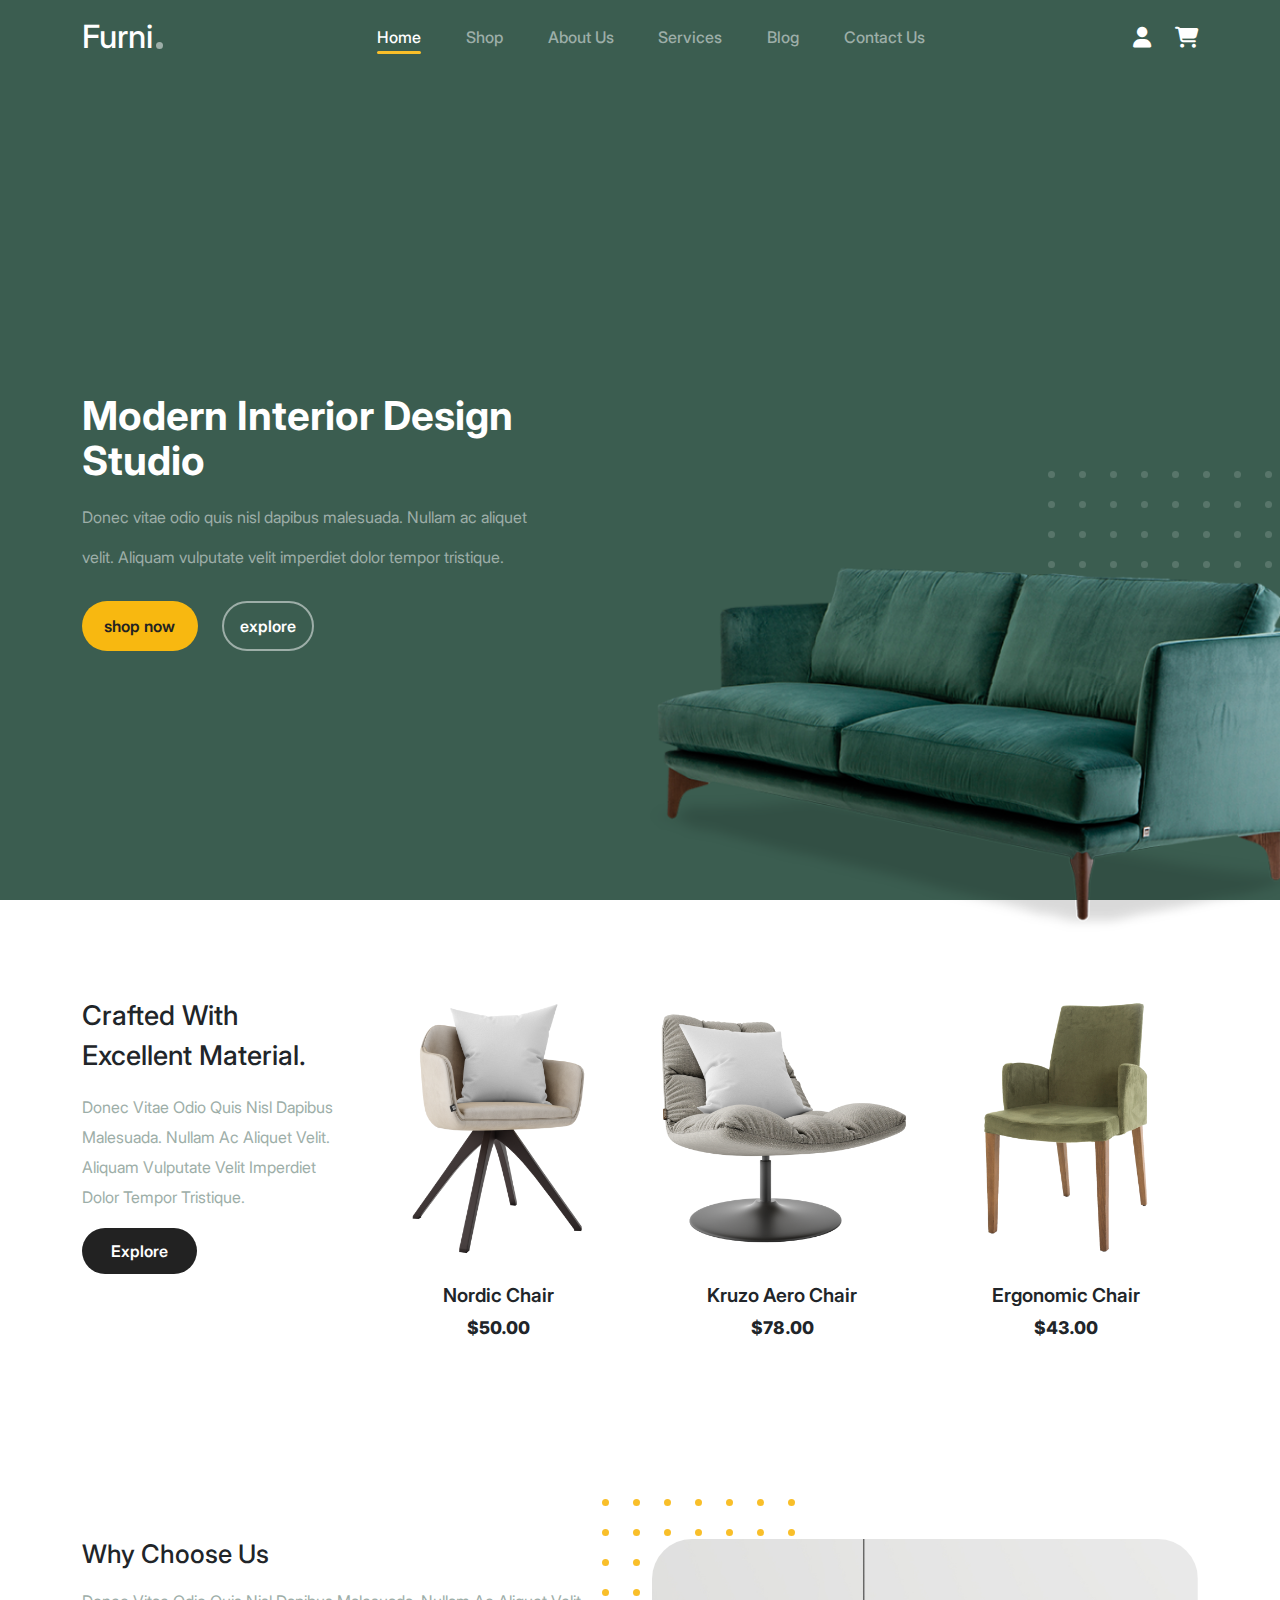
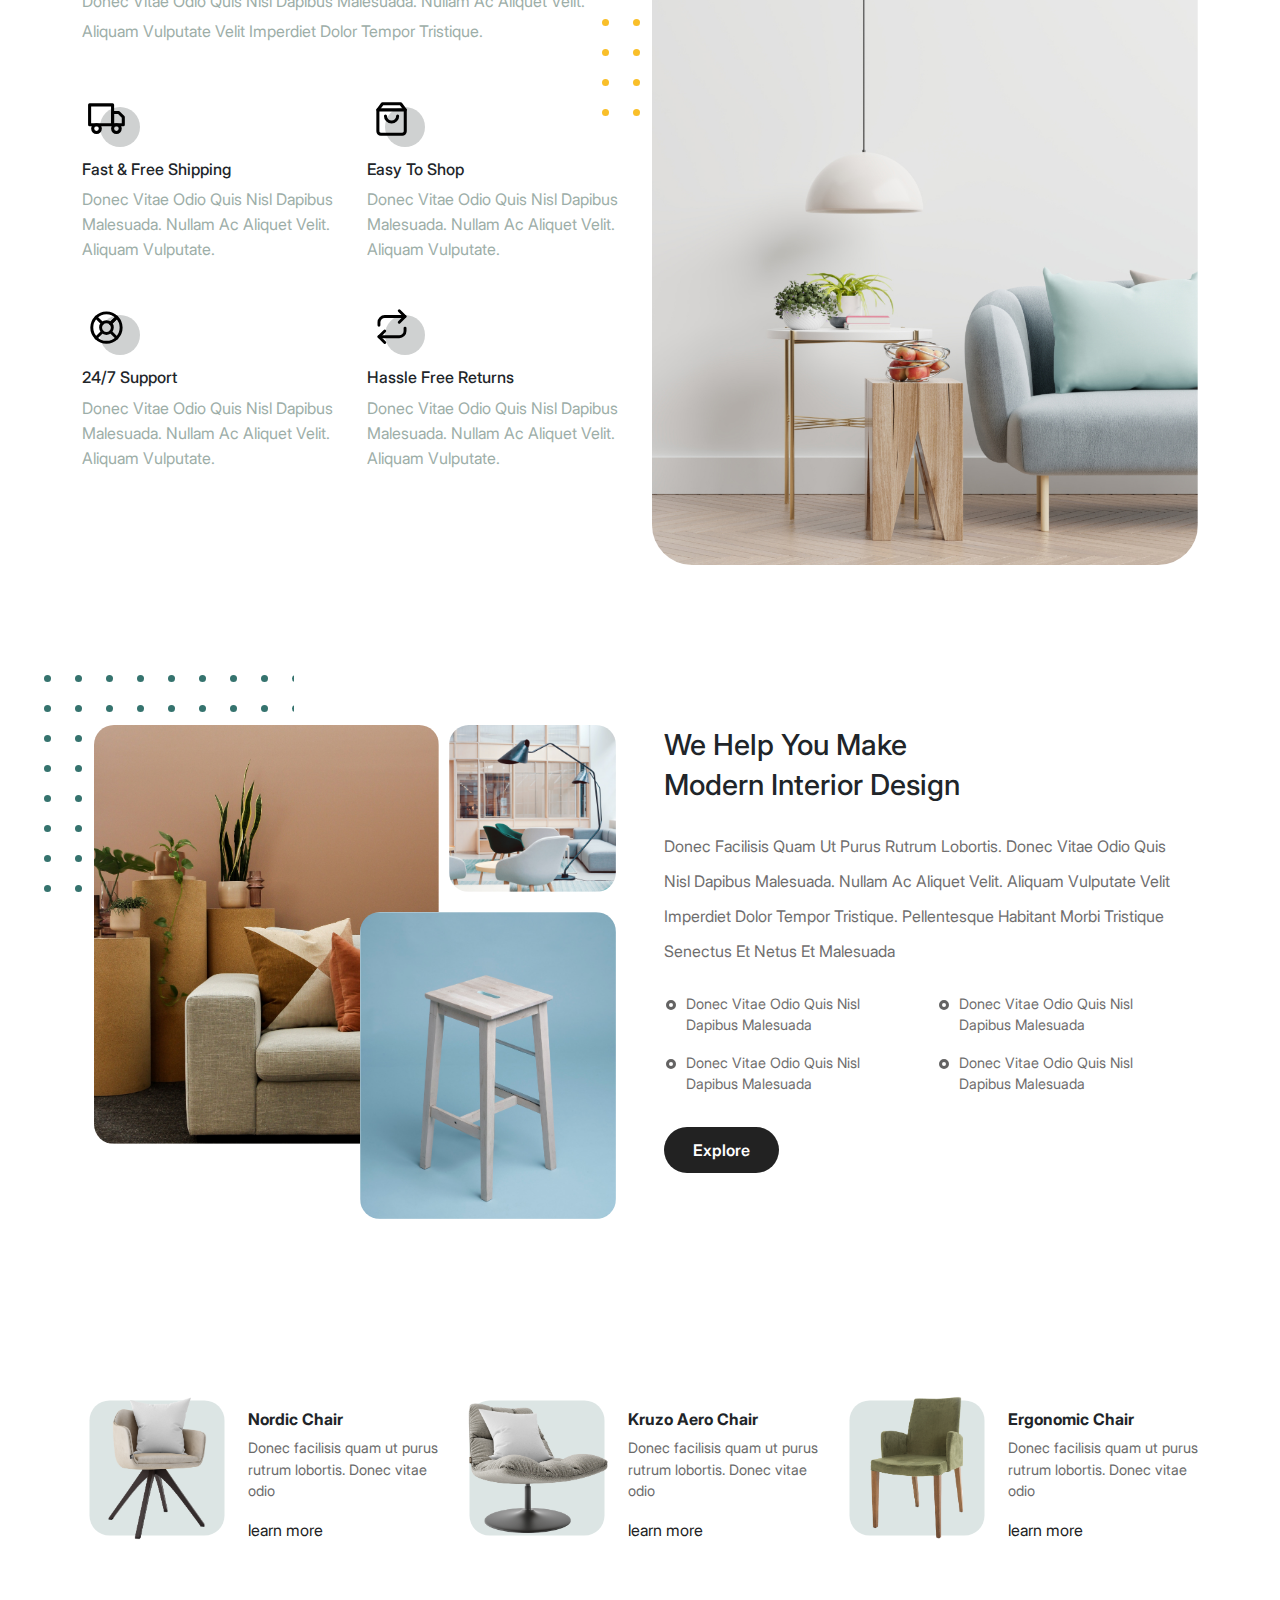
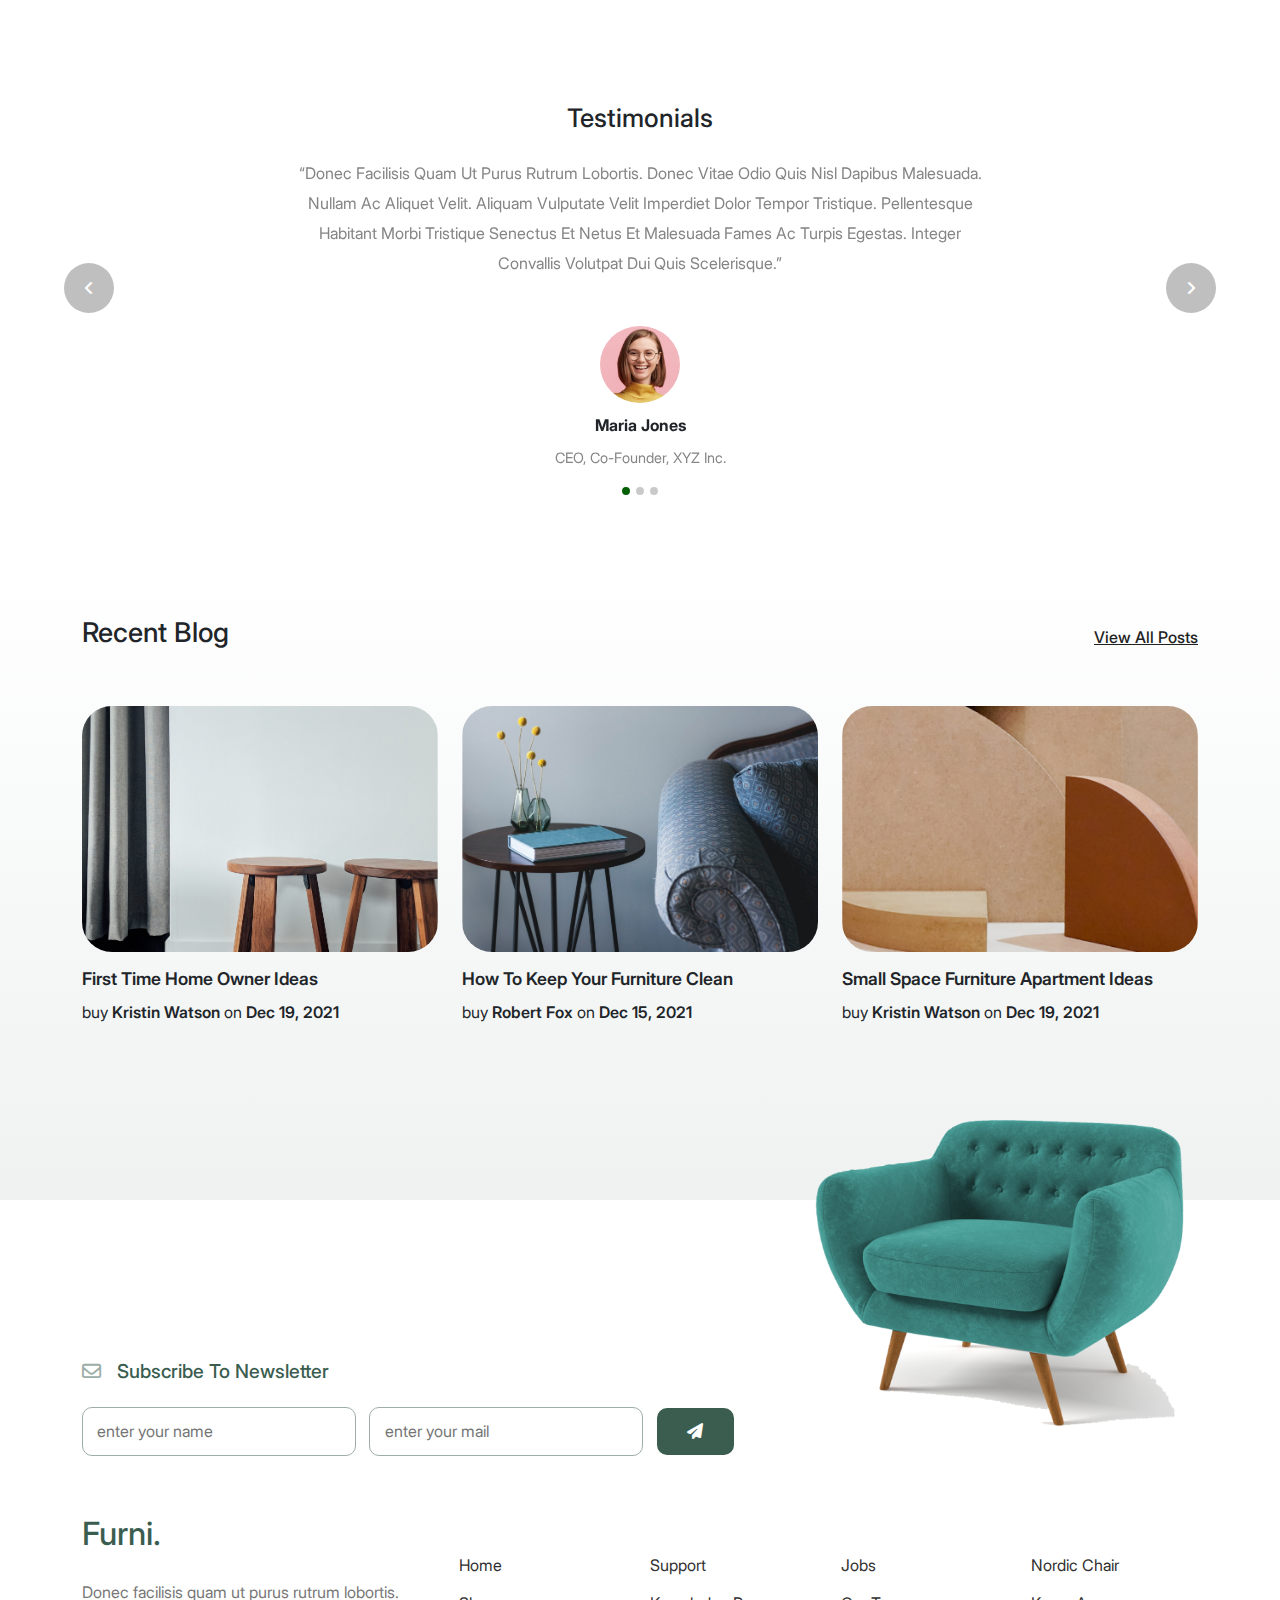
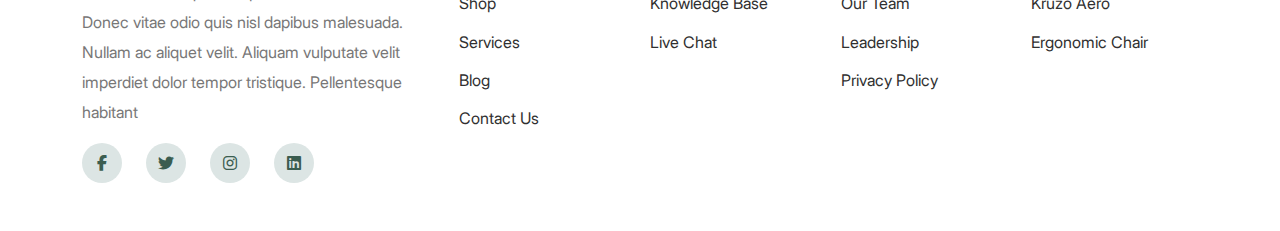
<file: index.html>
<!DOCTYPE html>
<html lang="en">
  <head>
    <meta charset="UTF-8" />
    <meta name="viewport" content="width=device-width, initial-scale=1.0" />
    <meta
      name="description"
      content="an e-commerce website who sell all of things about furniture"
    />
    <meta name="author" content="isalm kandil" />
    <title>furni</title>
    <!-- links -->
    <link rel="shortcut icon" href="images/favicon.png" type="image/x-icon" />
    <link rel="stylesheet" href="./css/bootstrap.min.css" />
    <link rel="stylesheet" href="./css/all.min.css" />
    <link rel="stylesheet" href="./css/general.css" />
    <link rel="stylesheet" href="./css/style.css" />
    <link rel="stylesheet" href="./css/media.css" />
  </head>
  <body >
    <!-- nav-bar -->
    <nav class="navbar navbar-expand-md fixed-top">
      <div class="container">
        <a class="navbar-brand logo text-capitalize" href="./index.html"
          >furni</a
        >
        <button
          class="navbar-toggler"
          type="button"
          data-bs-toggle="collapse"
          data-bs-target="#navbarSupportedContent"
          aria-controls="navbarSupportedContent"
          aria-expanded="false"
          aria-label="Toggle navigation"
        >
          <i class="fa-solid fa-bars"></i>
        </button>
        <div
          class="collapse navbar-collapse mobile-nav"
          id="navbarSupportedContent"
        >
          <ul class="navbar-nav mx-auto mb-lg-0">
            <li class="nav-item">
              <a class="nav-link nav-active"  id="home" href="./index.html">home</a>
            </li>
            <li class="nav-item">
              <a class="nav-link"  href="./html-pages/shop.html" id="shop">shop</a>
            </li>
            <li class="nav-item">
              <a class="nav-link"  href="./html-pages/about.html" id="about">about us</a>
            </li>
            <li class="nav-item">
              <a class="nav-link"  href="./html-pages/services.html" id="services">services</a>
            </li>
            <li class="nav-item">
              <a class="nav-link"  href="./html-pages/blog.html" id="blog">blog</a>
            </li>
            <li class="nav-item">
              <a class="nav-link"  href="./html-pages/contact.html" id="contact">contact us</a>
            </li>
          </ul>
          <section class="icons d-flex align-content-center column-gap-4">
            <i class="fa-solid fa-user"></i>
            <i class="fa-solid fa-cart-shopping"></i>
          </section>
        </div>
      </div>
    </nav>
    <!-- header -->
    <header>
      <section class="container">
        <section class="content">
          <section class="text">
            <h1 class="text-capitalize">Modern Interior Design Studio</h1>
            <p>
              Donec vitae odio quis nisl dapibus malesuada. Nullam ac aliquet
              velit. Aliquam vulputate velit imperdiet dolor tempor tristique.
            </p>
            <section class="my-btn d-flex flex-wrap gap-4">
              <button type="button" class="btn-1 rounded-pill">shop now</button>
              <button type="button" class="btn-2 rounded-pill">explore</button>
            </section>
          </section>
          <figure>
            <img src="./images/couch.png" class="w-100" alt="couch" />
          </figure>
        </section>
      </section>
    </header>
    <!-- shop -->
    <main class="shop">
      <section class="container">
        <section class="content">
          <section class="text item-1">
            <h2 class="text-capitalize">Crafted with excellent material.</h2>
            <p class="text-capitalize">
              Donec vitae odio quis nisl dapibus malesuada. Nullam ac aliquet
              velit. Aliquam vulputate velit imperdiet dolor tempor tristique.
            </p>
            <button
              type="button"
              class="border-0 rounded-pill text-capitalize specila-btn"
            >
              explore
            </button>
          </section>
          <section class="item item-2  text-center">
            <section class="inner position-relative">
              <figure class="mb-4">
                <img
                  src="./images/product-1.png"
                  class="w-100"
                  alt="nordic chair"
                />
              </figure>
              <figcaption>
                <h3 class="text-capitalize">nordic chair</h3>
                <p>$50.00</p>
                <i class="fa-solid fa-circle-plus"></i>
              </figcaption>
            </section>
          </section>
          <section class="item item-3  text-center">
            <section class="inner position-relative">
              <figure class="mb-4">
                <img
                  src="./images/product-2.png"
                  class="w-100"
                  alt="kruzo aero chair"
                />
              </figure>
              <figcaption>
                <h3 class="text-capitalize">kruzo aero chair</h3>
                <p>$78.00</p>
                <i class="fa-solid fa-circle-plus"></i>
              </figcaption>
            </section>
          </section>
          <section class="item item-4  text-center">
            <section class="inner position-relative">
              <figure class="mb-4">
                <img
                  src="./images/product-3.png"
                  class="w-100"
                  alt="ergonomic chair"
                />
              </figure>
              <figcaption>
                <h3 class="text-capitalize">ergonomic chair</h3>
                <p>$43.00</p>
                <i class="fa-solid fa-circle-plus"></i>
              </figcaption>
            </section>
          </section>
        </section>
      </section>
    </main>
    <!-- choose us -->
    <main class="choose-us">
      <section class="container">
        <section class="row row-cols-1 gy-5 row-cols-lg-2">
          <section class="col">
            <section class="inner">
              <section class="text mb-5">
                <h2 class="text-capitalize mb-3">Why Choose Us</h2>
                <p class="text-capitalize">
                  Donec vitae odio quis nisl dapibus malesuada. Nullam ac
                  aliquet velit. Aliquam vulputate velit imperdiet dolor tempor
                  tristique.
                </p>
              </section>
              <section class="row gy-4 details row-cols-2">
                <section class="col">
                  <figure class="position-relative">
                    <img
                      src="./images/truck.svg"
                      class="w-100"
                      alt="fast & freeshipping"
                    />
                  </figure>
                  <section class="text">
                    <h3 class="text-capitalize">Fast & Free Shipping</h3>
                    <p class="text-capitalize">
                      Donec vitae odio quis nisl dapibus malesuada. Nullam ac
                      aliquet velit. Aliquam vulputate.
                    </p>
                  </section>
                </section>
                <section class="col">
                  <figure class="position-relative">
                    <img
                      src="./images/bag.svg"
                      class="w-100"
                      alt="easy  to shop"
                    />
                  </figure>
                  <section class="text">
                    <h3 class="text-capitalize">Easy to Shop</h3>
                    <p class="text-capitalize">
                      Donec vitae odio quis nisl dapibus malesuada. Nullam ac
                      aliquet velit. Aliquam vulputate.
                    </p>
                  </section>
                </section>
                <section class="col">
                  <figure class="position-relative">
                    <img
                      src="./images/support.svg"
                      class="w-100"
                      alt="support"
                    />
                  </figure>
                  <section class="text">
                    <h3 class="text-capitalize">24/7 Support</h3>
                    <p class="text-capitalize">
                      Donec vitae odio quis nisl dapibus malesuada. Nullam ac
                      aliquet velit. Aliquam vulputate.
                    </p>
                  </section>
                </section>
                <section class="col">
                  <figure class="position-relative">
                    <img
                      src="./images/return.svg"
                      class="w-100"
                      alt="return policy"
                    />
                  </figure>
                  <section class="text">
                    <h3 class="text-capitalize">Hassle Free Returns</h3>
                    <p class="text-capitalize">
                      Donec vitae odio quis nisl dapibus malesuada. Nullam ac
                      aliquet velit. Aliquam vulputate.
                    </p>
                  </section>
                </section>
              </section>
            </section>
          </section>
          <section class="col">
            <section class="inner">
              <figure class="img-box position-relative">
                <img
                  src="./images/why-choose-us-img.jpg"
                  class="w-100"
                  alt=" choose us image"
                />
              </figure>
            </section>
          </section>
        </section>
      </section>
    </main>
    <!-- help with -->
    <main class="help-with">
      <section class="container">
        <section class="row row-cols-1 row-cols-lg-2 items gy-4">
          <section class="col">
            <section class="inner d-grid position-relative">
              <img
                src="./images/img-grid-1.jpg"
                class="w-100 item-1"
                alt="white couch"
              />
              <img
                src="./images/img-grid-2.jpg"
                class="w-100 item-2"
                alt="a house"
              />
              <img
                src="./images/img-grid-3.jpg"
                class="w-100 item-3"
                alt="white chair"
              />
            </section>
          </section>
          <section class="col">
            <section class="inner">
              <section class="text mb-4">
                <h2 class="text-capitalize mb-4">
                  We Help You Make Modern Interior Design
                </h2>
                <p class="text-capitalize">
                  Donec facilisis quam ut purus rutrum lobortis. Donec vitae
                  odio quis nisl dapibus malesuada. Nullam ac aliquet velit.
                  Aliquam vulputate velit imperdiet dolor tempor tristique.
                  Pellentesque habitant morbi tristique senectus et netus et
                  malesuada
                </p>
              </section>
              <section class="row row-cols-2 mb-3">
                <section class="col">
                  <section class="inner">
                    <p class="special-p text-capitalize position-relative">
                      Donec vitae odio quis nisl dapibus malesuada
                    </p>
                  </section>
                </section>
                <section class="col">
                  <section class="inner">
                    <p class="special-p text-capitalize position-relative">
                      Donec vitae odio quis nisl dapibus malesuada
                    </p>
                  </section>
                </section>
                <section class="col">
                  <section class="inner">
                    <p class="special-p text-capitalize position-relative">
                      Donec vitae odio quis nisl dapibus malesuada
                    </p>
                  </section>
                </section>
                <section class="col">
                  <section class="inner">
                    <p class="special-p text-capitalize position-relative">
                      Donec vitae odio quis nisl dapibus malesuada
                    </p>
                  </section>
                </section>
              </section>
              <button
                class="specila-btn border-0 text-capitalize rounded-pill"
                type="button"
              >
                explore
              </button>
            </section>
          </section>
        </section>
      </section>
    </main>
    <main class="products">
      <section class="container">
        <section class="row row-cols-1 row-cols-md-2 row-cols-lg-3 g-4">
          <section class="col">
            <section class="inner d-flex gap-3 align-items-center">
              <figure class="position-relative">
                <img
                  src="./images/product-1.png"
                  class="w-100"
                  alt="Nordic Chair"
                />
              </figure>
              <figcaption>
                <h3>Nordic Chair</h3>
                <p>
                  Donec facilisis quam ut purus rutrum lobortis. Donec vitae
                  odio
                </p>
                <a href="#">learn more</a>
              </figcaption>
            </section>
          </section>
          <section class="col">
            <section class="inner d-flex gap-3 align-items-center">
              <figure class="position-relative">
                <img
                  src="./images/product-2.png"
                  class="w-100"
                  alt="Kruzo Aero Chair"
                />
              </figure>
              <figcaption>
                <h3>Kruzo Aero Chair</h3>
                <p>
                  Donec facilisis quam ut purus rutrum lobortis. Donec vitae
                  odio
                </p>
                <a href="#">learn more</a>
              </figcaption>
            </section>
          </section>
          <section class="col">
            <section class="inner d-flex gap-3 align-items-center">
              <figure class="position-relative">
                <img src="./images/product-3.png" class="w-100" alt="" />
              </figure>
              <figcaption>
                <h3>Ergonomic Chair</h3>
                <p>
                  Donec facilisis quam ut purus rutrum lobortis. Donec vitae
                  odio
                </p>
                <a href="#">learn more</a>
              </figcaption>
            </section>
          </section>
        </section>
      </section>
    </main>
    <!-- slider -->
    <div id="slide" class="carousel slide" data-bs-ride="carousel">
      <h2 class="text-center text-capitalize mb-4">Testimonials</h2>
      <div class="carousel-indicators">
        <button
          type="button"
          data-bs-target="#slide"
          data-bs-slide-to="0"
          class="active"
          aria-current="true"
          aria-label="Slide 1"
        ></button>
        <button
          type="button"
          data-bs-target="#slide"
          data-bs-slide-to="1"
          aria-label="Slide 2"
        ></button>
        <button
          type="button"
          data-bs-target="#slide"
          data-bs-slide-to="2"
          aria-label="Slide 3"
        ></button>
      </div>
      <div class="carousel-inner text-center">
        <div class="carousel-item active">
          <p class="text-capitalize mb-5">
            “Donec facilisis quam ut purus rutrum lobortis. Donec vitae odio
            quis nisl dapibus malesuada. Nullam ac aliquet velit. Aliquam
            vulputate velit imperdiet dolor tempor tristique. Pellentesque
            habitant morbi tristique senectus et netus et malesuada fames ac
            turpis egestas. Integer convallis volutpat dui quis scelerisque.”
          </p>
          <figure>
            <img src="./images/person-1.png" class="d-block w-100" alt="..." />
          </figure>
          <figcaption>
            <h3 class="text-capitalize">Maria Jones</h3>
            <p class="text-capitalize">CEO, Co-Founder, XYZ Inc.</p>
          </figcaption>
        </div>

        <div class="carousel-item">
          <p class="text-capitalize mb-5">
            “Donec facilisis quam ut purus rutrum lobortis. Donec vitae odio
            quis nisl dapibus malesuada. Nullam ac aliquet velit. Aliquam
            vulputate velit imperdiet dolor tempor tristique. Pellentesque
            habitant morbi tristique senectus et netus et malesuada fames ac
            turpis egestas. Integer convallis volutpat dui quis scelerisque.”
          </p>
          <figure>
            <img src="./images/person_2.jpg" class="d-block w-100" alt="..." />
          </figure>
          <figcaption>
            <h3 class="text-capitalize">islam kandil</h3>
            <p class="text-capitalize">CEO, Co-Founder, XYZ Inc.</p>
          </figcaption>
        </div>
        <div class="carousel-item">
          <p class="text-capitalize mb-5">
            “Donec facilisis quam ut purus rutrum lobortis. Donec vitae odio
            quis nisl dapibus malesuada. Nullam ac aliquet velit. Aliquam
            vulputate velit imperdiet dolor tempor tristique. Pellentesque
            habitant morbi tristique senectus et netus et malesuada fames ac
            turpis egestas. Integer convallis volutpat dui quis scelerisque.”
          </p>
          <figure>
            <img src="./images/person_3.jpg" class="d-block w-100" alt="..." />
          </figure>
          <figcaption>
            <h3 class="text-capitalize">islam kandil</h3>
            <p class="text-capitalize">CEO, Co-Founder, XYZ Inc.</p>
          </figcaption>
        </div>
      </div>
      <button
        class="carousel-control-prev"
        type="button"
        data-bs-target="#slide"
        data-bs-slide="prev"
      >
        <span class="" aria-hidden="true"
          ><i class="fa-solid fa-angle-left"></i
        ></span>
        <span class="visually-hidden">Previous</span>
      </button>
      <button
        class="carousel-control-next"
        type="button"
        data-bs-target="#slide"
        data-bs-slide="next"
      >
        <span class="" aria-hidden="true"
          ><i class="fa-solid fa-angle-right"></i
        ></span>
        <span class="visually-hidden">Next</span>
      </button>
    </div>
    <!-- recent blog -->
    <main class="recent-blog">
      <section class="container">
        <section class="content">
          <section class="text mb-5">
            <h2 class="text-capitalize">Recent Blog</h2>
            <a class="text-capitalize" href="#">view all posts</a>
          </section>
          <sectiion class="row row-cols-1 g-4 row-cols-md-3">
            <section class="col">
              <section class="inner">
                <figure class="mb-3">
                  <img
                    src="./images/post-1 (3).jpg"
                    class="w-100"
                    alt="img-fluid"
                  />
                </figure>
                <figcaption>
                  <h3 class="text-capitalize">First Time Home Owner Ideas</h3>
                  <p>
                    buy <span>Kristin Watson</span> on <span>Dec 19, 2021</span>
                  </p>
                </figcaption>
              </section>
            </section>
            <section class="col">
              <section class="inner">
                <figure class="mb-3">
                  <img
                    src="./images/post-2 (2).jpg"
                    class="w-100"
                    alt="img-fluid"
                  />
                </figure>
                <figcaption>
                  <h3 class="text-capitalize">
                    How To Keep Your Furniture Clean
                  </h3>
                  <p>
                    buy <span>Robert Fox</span> on <span>Dec 15, 2021</span>
                  </p>
                </figcaption>
              </section>
            </section>
            <section class="col">
              <section class="inner">
                <figure class="mb-3">
                  <img
                    src="./images/post-3 (1).jpg"
                    class="w-100"
                    alt="img-fluid"
                  />
                </figure>
                <figcaption>
                  <h3 class="text-capitalize">
                    Small Space Furniture Apartment Ideas
                  </h3>
                  <p>
                    buy <span>Kristin Watson</span> on <span>Dec 19, 2021</span>
                  </p>
                </figcaption>
              </section>
            </section>
          </sectiion>
        </section>
      </section>
    </main>
    <!-- footer -->
    <footer>
      <section class="container">
        <section class="content position-relative">
          <figure>
            <img src="./images/sofa.png" class="w-100" alt="green sofa" />
          </figure>
          <form  class="mb-5">
            <section class="text d-flex align-items-center gap-3 mb-4">
              <i class="fa-regular fa-envelope"></i>
              <h3 class="text-capitalize">Subscribe to Newsletter</h3>
            </section>
            <section class="input-box">
              <input type="text" name="name" placeholder="enter your name" />
              <input type="email" name="email" placeholder="enter your mail" />
              <button type="submit">
                <i class="fa-solid fa-paper-plane"></i>
              </button>
            </section>
          </form>
          <section class="row align-items-center gx-3 gy-5">
            <section class="col-lg-4">
              <section class="inner">
                <h2>Furni.</h2>
                <p>
                  Donec facilisis quam ut purus rutrum lobortis. Donec vitae
                  odio quis nisl dapibus malesuada. Nullam ac aliquet velit.
                  Aliquam vulputate velit imperdiet dolor tempor tristique.
                  Pellentesque habitant
                </p>
                <section class="icons d-flex flex-wrap gap-4">
                  <a class="icon rounded-circle">
                    <i class="fa fa-brands fa-facebook-f"></i>
                  </a>
                  <a class="icon rounded-circle">
                    <i class="fa fa-brands fa-twitter"></i>
                  </a>
                  <a class="icon rounded-circle">
                    <i class="fa fa-brands fa-instagram"></i>
                  </a>
                  <a class="icon rounded-circle">
                    <i class="fa fa-brands fa-linkedin"></i>
                  </a>
                </section>
              </section>
            </section>
            <section class="col-lg-8">
              <section class="inner">
                <section
                  class="row row-cols-1 row-cols-sm-2 row-cols-md-4 gy-3"
                >
                  <section class="col">
                    <section class="inner">
                      <a class="text-capitalize" href="./index.html">home</a>
                      <a class="text-capitalize" href="">shop</a>
                      <a class="text-capitalize" href="">Services</a>
                      <a class="text-capitalize" href="">Blog</a>
                      <a class="text-capitalize" href="">Contact us</a>
                    </section>
                  </section>
                  <section class="col">
                    <section class="inner">
                      <a class="text-capitalize" href="">Support</a>
                      <a class="text-capitalize" href="">Knowledge base</a>
                      <a class="text-capitalize" href="">Live chat</a>
                    </section>
                  </section>
                  <section class="col">
                    <section class="inner">
                      <a class="text-capitalize" href="">Jobs</a>
                      <a class="text-capitalize" href="">Our team</a>
                      <a class="text-capitalize" href="">Leadership</a>
                      <a class="text-capitalize" href="">Privacy Policy</a>
                    </section>
                  </section>
                  <section class="col">
                    <section class="inner">
                      <a class="text-capitalize" href="">Nordic Chair</a>
                      <a class="text-capitalize" href="">Kruzo Aero</a>
                      <a class="text-capitalize" href="">Ergonomic Chair</a>
                    </section>
                  </section>
                </section>
              </section>
            </section>
          </section>
        </section>
      </section>
    </footer>
    <script src="./js/bootstrap.bundle.min.js"></script>
    <script src="./js/myjs.js"></script>
  </body>
</html>
</file>
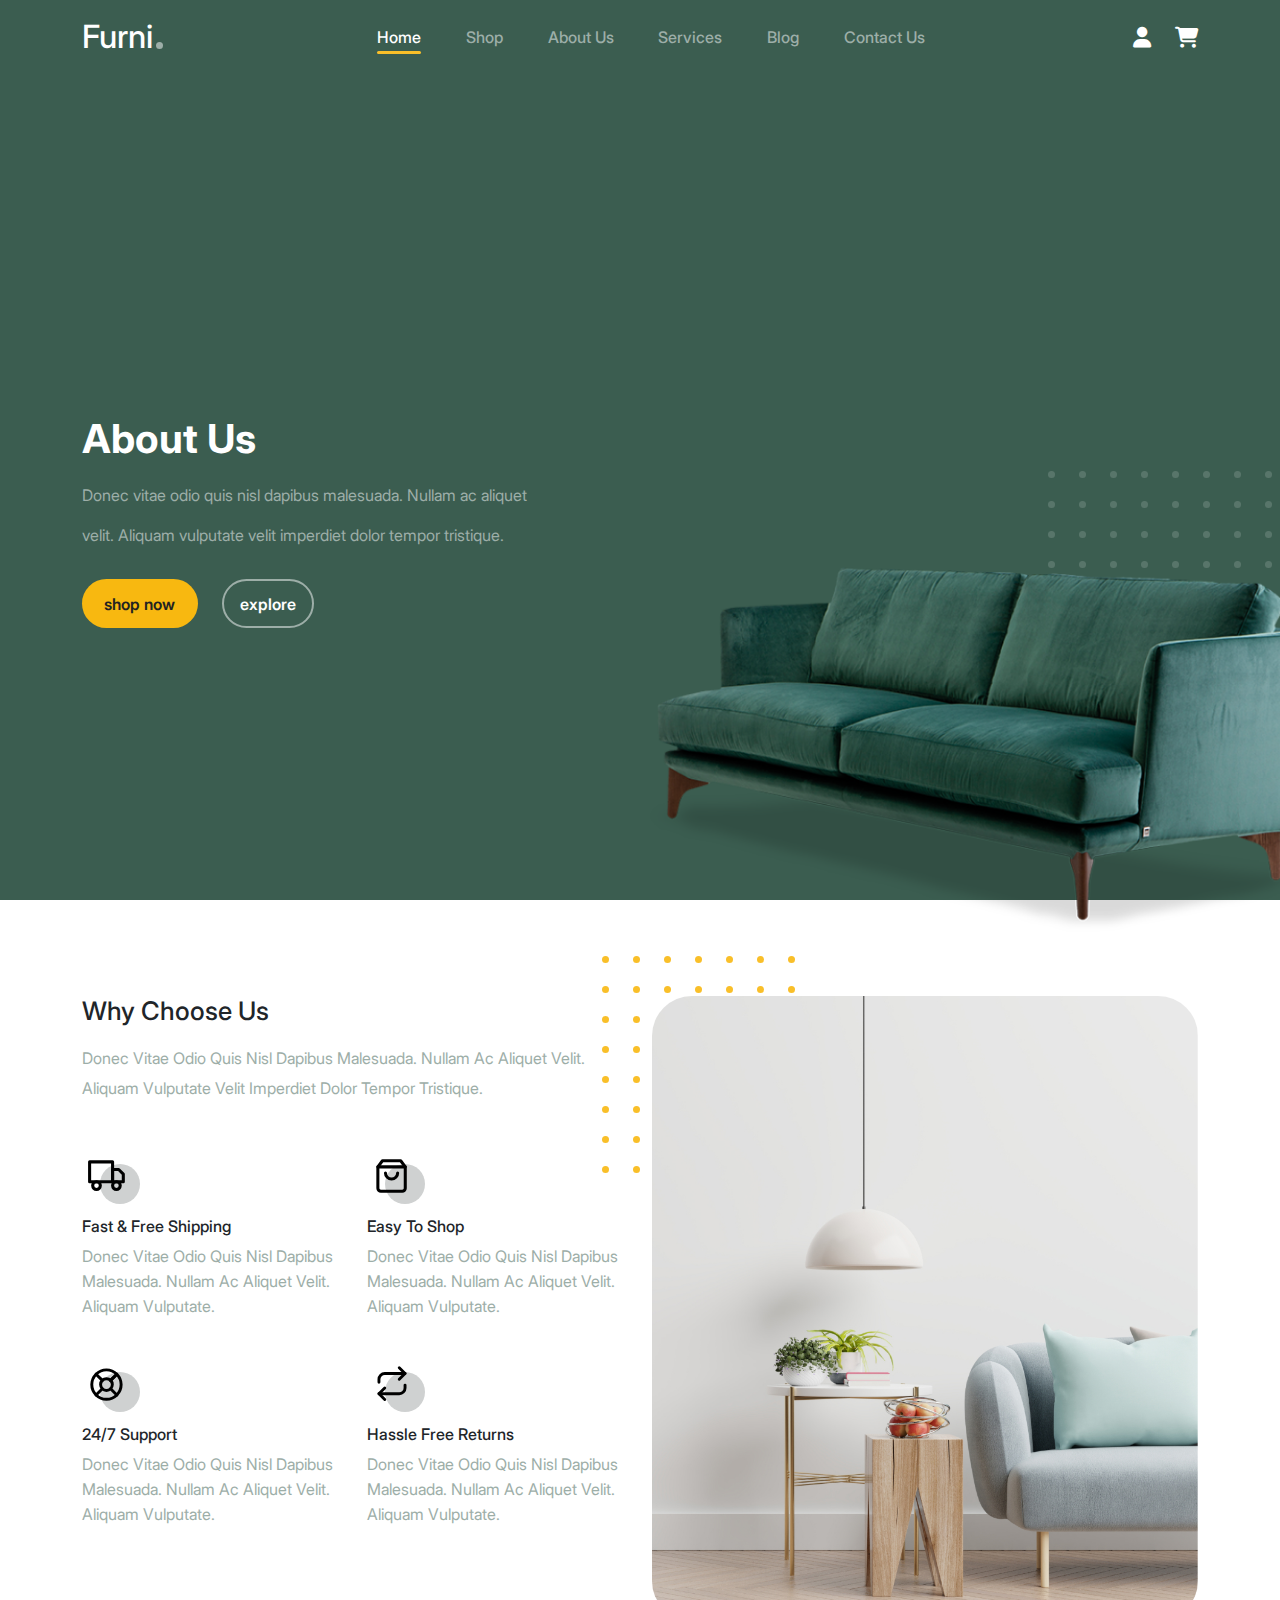
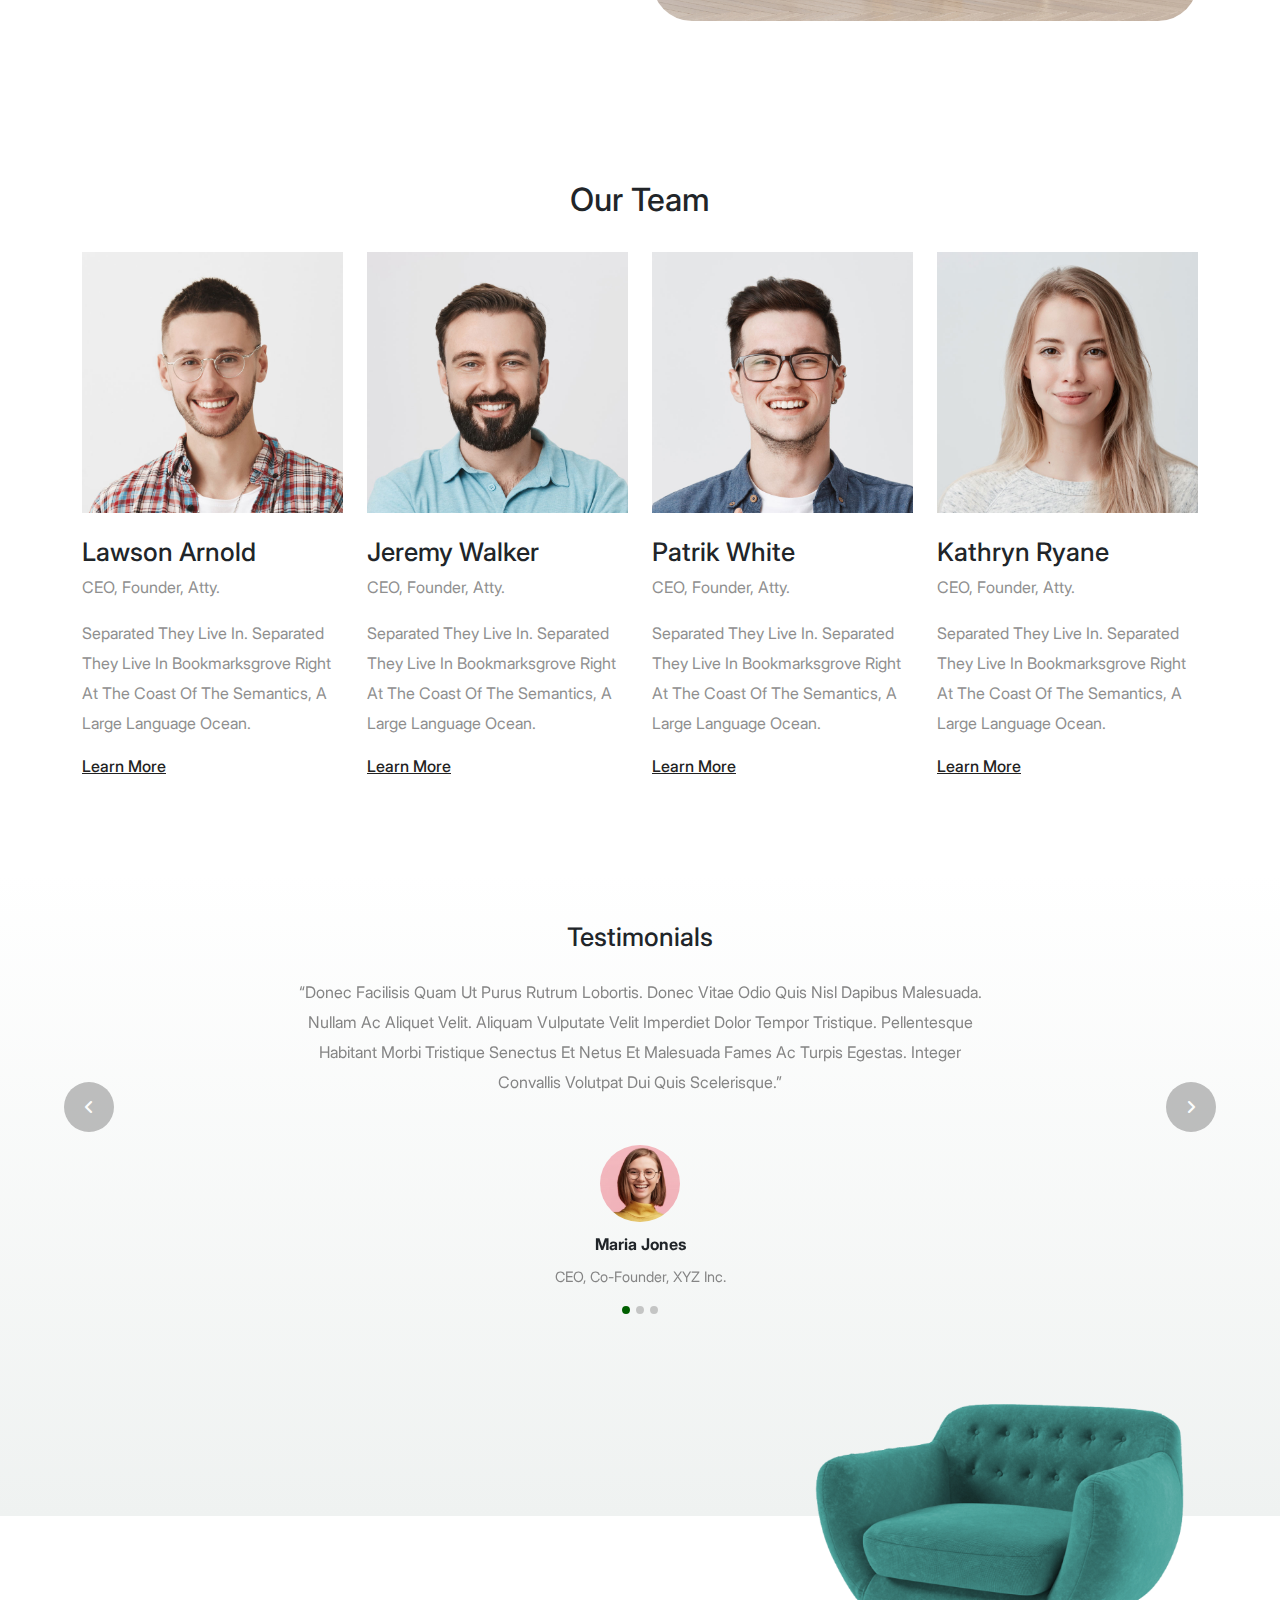
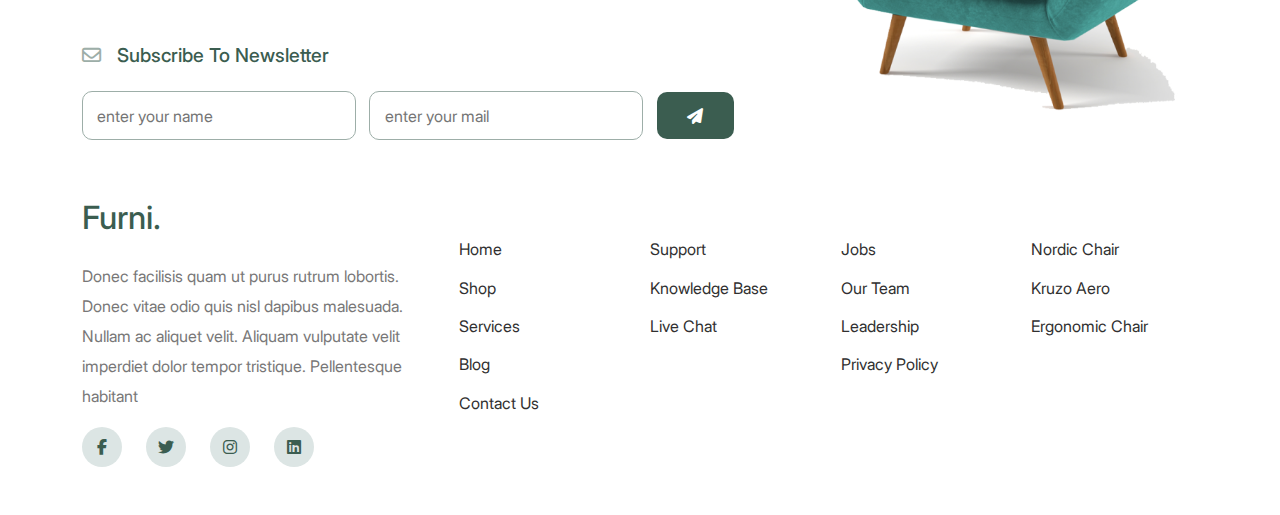
<file: html-pages/about.html>
<!DOCTYPE html>
<html lang="en">
  <head>
    <meta charset="UTF-8" />
    <meta name="viewport" content="width=device-width, initial-scale=1.0" />
    <meta
      name="description"
      content="an e-commerce website who sell all of things about furniture"
    />
    <meta name="author" content="isalm kandil" />
    <title>furni</title>
    <!-- links -->
    <link
      rel="shortcut icon"
      href="./../images/favicon.png"
      type="image/x-icon"
    />
    <link rel="stylesheet" href="./../css/bootstrap.min.css" />
    <link rel="stylesheet" href="./../css/all.min.css " />
    <link rel="stylesheet" href="./../css/general.css" />
    <link rel="stylesheet" href="./../css/style.css" />
    <link rel="stylesheet" href="./../css/media.css" />
    <link rel="stylesheet" href="./../css/about.css" />
  </head>
  <body>
    <!-- navbar -->
    <nav class="navbar navbar-expand-md fixed-top">
      <section class="container">
        <a class="navbar-brand logo text-capitalize" href="./index.html"
          >furni</a
        >
        <button
          class="navbar-toggler"
          type="button"
          data-bs-toggle="collapse"
          data-bs-target="#navbarSupportedContent"
          aria-controls="navbarSupportedContent"
          aria-expanded="false"
          aria-label="Toggle navigation"
        >
          <i class="fa-solid fa-bars"></i>
        </button>
        <section
          class="collapse navbar-collapse mobile-nav"
          id="navbarSupportedContent"
        >
          <ul class="navbar-nav mx-auto mb-lg-0">
            <li class="nav-item">
              <a class="nav-link " id="home" href="./../index.html">home</a>
            </li>
            <li class="nav-item">
              <a class="nav-link " id="shop" href="./shop.html">shop</a>
            </li>
            <li class="nav-item">
              <a class="nav-link " id="about" href="./about.html">about us</a>
            </li>
            <li class="nav-item">
              <a class="nav-link " id="services" href="./services.html">services</a>
            </li>
            <li class="nav-item">
              <a class="nav-link " id="blog" href="./blog.html">blog</a>
            </li>
            <li class="nav-item">
              <a class="nav-link " id="contact" href="./contact.html">contact us</a>
            </li>
          </ul>
          <section class="icons d-flex align-content-center column-gap-4">
            <i class="fa-solid fa-user"></i>
            <i class="fa-solid fa-cart-shopping"></i>
          </section>
        </section>
      </section>
    </nav>
    <!-- header -->
    <header>
      <section class="container">
        <section class="content">
          <section class="text">
            <h1 class="text-capitalize">about us</h1>
            <p>
              Donec vitae odio quis nisl dapibus malesuada. Nullam ac aliquet
              velit. Aliquam vulputate velit imperdiet dolor tempor tristique.
            </p>
            <section class="my-btn d-flex flex-wrap gap-4">
              <button type="button" class="btn-1 rounded-pill">shop now</button>
              <button type="button" class="btn-2 rounded-pill">explore</button>
            </section>
          </section>
          <figure>
            <img src="./../images/couch.png" class="w-100" alt="couch" />
          </figure>
        </section>
      </section>
    </header>
    <!-- choose us -->
    <main class="choose-us">
      <section class="container">
        <section class="row row-cols-1 gy-5 row-cols-lg-2">
          <section class="col">
            <section class="inner">
              <section class="text mb-5">
                <h2 class="text-capitalize mb-3">Why Choose Us</h2>
                <p class="text-capitalize">
                  Donec vitae odio quis nisl dapibus malesuada. Nullam ac
                  aliquet velit. Aliquam vulputate velit imperdiet dolor tempor
                  tristique.
                </p>
              </section>
              <section class="row gy-4 details row-cols-2">
                <section class="col">
                  <figure class="position-relative">
                    <img
                      src="./../images/truck.svg"
                      class="w-100"
                      alt="fast & freeshipping"
                    />
                  </figure>
                  <section class="text">
                    <h3 class="text-capitalize">Fast & Free Shipping</h3>
                    <p class="text-capitalize">
                      Donec vitae odio quis nisl dapibus malesuada. Nullam ac
                      aliquet velit. Aliquam vulputate.
                    </p>
                  </section>
                </section>
                <section class="col">
                  <figure class="position-relative">
                    <img
                      src="./../images/bag.svg"
                      class="w-100"
                      alt="easy  to shop"
                    />
                  </figure>
                  <section class="text">
                    <h3 class="text-capitalize">Easy to Shop</h3>
                    <p class="text-capitalize">
                      Donec vitae odio quis nisl dapibus malesuada. Nullam ac
                      aliquet velit. Aliquam vulputate.
                    </p>
                  </section>
                </section>
                <section class="col">
                  <figure class="position-relative">
                    <img
                      src="./../images/support.svg"
                      class="w-100"
                      alt="support"
                    />
                  </figure>
                  <section class="text">
                    <h3 class="text-capitalize">24/7 Support</h3>
                    <p class="text-capitalize">
                      Donec vitae odio quis nisl dapibus malesuada. Nullam ac
                      aliquet velit. Aliquam vulputate.
                    </p>
                  </section>
                </section>
                <section class="col">
                  <figure class="position-relative">
                    <img
                      src="./../images/return.svg"
                      class="w-100"
                      alt="return policy"
                    />
                  </figure>
                  <section class="text">
                    <h3 class="text-capitalize">Hassle Free Returns</h3>
                    <p class="text-capitalize">
                      Donec vitae odio quis nisl dapibus malesuada. Nullam ac
                      aliquet velit. Aliquam vulputate.
                    </p>
                  </section>
                </section>
              </section>
            </section>
          </section>
          <section class="col">
            <section class="inner">
              <figure class="img-box position-relative">
                <img
                  src="./../images/why-choose-us-img.jpg"
                  class="w-100"
                  alt=" choose us image"
                />
              </figure>
            </section>
          </section>
        </section>
      </section>
    </main>
    <!-- our team -->
    <main class="our-team">
      <section class="container">
        <section class="content">
          <h2 class="text-center text-capitalize">Our Team</h2>
          <section class="row row-cols-1 row-cols-md-2 row-cols-lg-4 g-4">
            <section class="col">
              <section class="inner">
                <figure class="mb-4">
                  <img
                    src="./../images/person_1.jpg"
                    class="w-100"
                    alt="a man image"
                  />
                </figure>
                <figcaption>
                  <section class="text">
                    <h3 class="text-capitalize">Lawson Arnold</h3>
                    <p>CEO, Founder, Atty.</p>
                  </section>
                  <p class="text-capitalize">
                    Separated they live in. Separated they live in
                    Bookmarksgrove right at the coast of the Semantics, a large
                    language ocean.
                  </p>
                  <a href="#" class="text-capitalize">learn more</a>
                </figcaption>
              </section>
            </section>
            <section class="col">
              <section class="inner">
                <figure class="mb-4">
                  <img
                    src="./../images/person_2.jpg"
                    class="w-100"
                    alt="a man image"
                  />
                </figure>
                <figcaption>
                  <section class="text">
                    <h3 class="text-capitalize">Jeremy Walker</h3>
                    <p>CEO, Founder, Atty.</p>
                  </section>
                  <p class="text-capitalize">
                    Separated they live in. Separated they live in
                    Bookmarksgrove right at the coast of the Semantics, a large
                    language ocean.
                  </p>
                  <a href="#" class="text-capitalize">learn more</a>
                </figcaption>
              </section>
            </section>
            <section class="col">
              <section class="inner">
                <figure class="mb-4">
                  <img
                    src="./../images/person_3.jpg"
                    class="w-100"
                    alt="a man image"
                  />
                </figure>
                <figcaption>
                  <section class="text">
                    <h3 class="text-capitalize">Patrik White</h3>
                    <p>CEO, Founder, Atty.</p>
                  </section>
                  <p class="text-capitalize">
                    Separated they live in. Separated they live in
                    Bookmarksgrove right at the coast of the Semantics, a large
                    language ocean.
                  </p>
                  <a href="#" class="text-capitalize">learn more</a>
                </figcaption>
              </section>
            </section>
            <section class="col">
              <section class="inner">
                <figure class="mb-4">
                  <img
                    src="./../images/person_4.jpg"
                    class="w-100"
                    alt="a man image"
                  />
                </figure>
                <figcaption>
                  <section class="text">
                    <h3 class="text-capitalize">Kathryn Ryane</h3>
                    <p>CEO, Founder, Atty.</p>
                  </section>
                  <p class="text-capitalize">
                    Separated they live in. Separated they live in
                    Bookmarksgrove right at the coast of the Semantics, a large
                    language ocean.
                  </p>
                  <a href="#" class="text-capitalize">learn more</a>
                </figcaption>
              </section>
            </section>
          </section>
        </section>
      </section>
    </main>
    <!-- slider -->
    <main class="slider">
      <section id="slide" class="carousel slide" data-bs-ride="carousel">
        <h2 class="text-center text-capitalize mb-4">Testimonials</h2>
        <section class="carousel-indicators">
          <button
            type="button"
            data-bs-target="#slide"
            data-bs-slide-to="0"
            class="active"
            aria-current="true"
            aria-label="Slide 1"
          ></button>
          <button
            type="button"
            data-bs-target="#slide"
            data-bs-slide-to="1"
            aria-label="Slide 2"
          ></button>
          <button
            type="button"
            data-bs-target="#slide"
            data-bs-slide-to="2"
            aria-label="Slide 3"
          ></button>
        </section>
        <section class="carousel-inner text-center">
          <section class="carousel-item active">
            <p class="text-capitalize mb-5">
              “Donec facilisis quam ut purus rutrum lobortis. Donec vitae odio
              quis nisl dapibus malesuada. Nullam ac aliquet velit. Aliquam
              vulputate velit imperdiet dolor tempor tristique. Pellentesque
              habitant morbi tristique senectus et netus et malesuada fames ac
              turpis egestas. Integer convallis volutpat dui quis scelerisque.”
            </p>
            <figure>
              <img
                src="./../images/person-1.png"
                class="d-block w-100"
                alt="..."
              />
            </figure>
            <figcaption>
              <h3 class="text-capitalize">Maria Jones</h3>
              <p class="text-capitalize">CEO, Co-Founder, XYZ Inc.</p>
            </figcaption>
          </section>

          <section class="carousel-item">
            <p class="text-capitalize mb-5">
              “Donec facilisis quam ut purus rutrum lobortis. Donec vitae odio
              quis nisl dapibus malesuada. Nullam ac aliquet velit. Aliquam
              vulputate velit imperdiet dolor tempor tristique. Pellentesque
              habitant morbi tristique senectus et netus et malesuada fames ac
              turpis egestas. Integer convallis volutpat dui quis scelerisque.”
            </p>
            <figure>
              <img
                src="./../images/person_2.jpg"
                class="d-block w-100"
                alt="..."
              />
            </figure>
            <figcaption>
              <h3 class="text-capitalize">islam kandil</h3>
              <p class="text-capitalize">CEO, Co-Founder, XYZ Inc.</p>
            </figcaption>
          </section>
          <section class="carousel-item">
            <p class="text-capitalize mb-5">
              “Donec facilisis quam ut purus rutrum lobortis. Donec vitae odio
              quis nisl dapibus malesuada. Nullam ac aliquet velit. Aliquam
              vulputate velit imperdiet dolor tempor tristique. Pellentesque
              habitant morbi tristique senectus et netus et malesuada fames ac
              turpis egestas. Integer convallis volutpat dui quis scelerisque.”
            </p>
            <figure>
              <img
                src="./../images/person_3.jpg"
                class="d-block w-100"
                alt="..."
              />
            </figure>
            <figcaption>
              <h3 class="text-capitalize">islam kandil</h3>
              <p class="text-capitalize">CEO, Co-Founder, XYZ Inc.</p>
            </figcaption>
          </section>
        </section>
        <button
          class="carousel-control-prev"
          type="button"
          data-bs-target="#slide"
          data-bs-slide="prev"
        >
          <span class="" aria-hidden="true"
            ><i class="fa-solid fa-angle-left"></i
          ></span>
          <span class="visually-hidden">Previous</span>
        </button>
        <button
          class="carousel-control-next"
          type="button"
          data-bs-target="#slide"
          data-bs-slide="next"
        >
          <span class="" aria-hidden="true"
            ><i class="fa-solid fa-angle-right"></i
          ></span>
          <span class="visually-hidden">Next</span>
        </button>
      </section>
    </main>
    <!-- footer -->
    <footer>
      <section class="container">
        <section class="content position-relative">
          <figure>
            <img src="./../images/sofa.png" class="w-100" alt="green sofa" />
          </figure>
          <form action="" class="mb-5">
            <section class="text d-flex align-items-center gap-3 mb-4">
              <i class="fa-regular fa-envelope"></i>
              <h3 class="text-capitalize">Subscribe to Newsletter</h3>
            </section>
            <section class="input-box">
              <input type="text" name="name" placeholder="enter your name" />
              <input type="email" name="email" placeholder="enter your mail" />
              <button type="submit">
                <i class="fa-solid fa-paper-plane"></i>
              </button>
            </section>
          </form>
          <section class="row align-items-center gx-3 gy-5">
            <section class="col-lg-4">
              <section class="inner">
                <h2>Furni.</h2>
                <p>
                  Donec facilisis quam ut purus rutrum lobortis. Donec vitae
                  odio quis nisl dapibus malesuada. Nullam ac aliquet velit.
                  Aliquam vulputate velit imperdiet dolor tempor tristique.
                  Pellentesque habitant
                </p>
                <section class="icons d-flex flex-wrap gap-4">
                  <a class="icon rounded-circle">
                    <i class="fa fa-brands fa-facebook-f"></i>
                  </a>
                  <a class="icon rounded-circle">
                    <i class="fa fa-brands fa-twitter"></i>
                  </a>
                  <a class="icon rounded-circle">
                    <i class="fa fa-brands fa-instagram"></i>
                  </a>
                  <a class="icon rounded-circle">
                    <i class="fa fa-brands fa-linkedin"></i>
                  </a>
                </section>
              </section>
            </section>
            <section class="col-lg-8">
              <section class="inner">
                <section
                  class="row row-cols-1 row-cols-sm-2 row-cols-md-4 gy-3"
                >
                  <section class="col">
                    <section class="inner">
                      <a class="text-capitalize" href="./index.html">home</a>
                      <a class="text-capitalize" href="">shop</a>
                      <a class="text-capitalize" href="">Services</a>
                      <a class="text-capitalize" href="">Blog</a>
                      <a class="text-capitalize" href="">Contact us</a>
                    </section>
                  </section>
                  <section class="col">
                    <section class="inner">
                      <a class="text-capitalize" href="">Support</a>
                      <a class="text-capitalize" href="">Knowledge base</a>
                      <a class="text-capitalize" href="">Live chat</a>
                    </section>
                  </section>
                  <section class="col">
                    <section class="inner">
                      <a class="text-capitalize" href="">Jobs</a>
                      <a class="text-capitalize" href="">Our team</a>
                      <a class="text-capitalize" href="">Leadership</a>
                      <a class="text-capitalize" href="">Privacy Policy</a>
                    </section>
                  </section>
                  <section class="col">
                    <section class="inner">
                      <a class="text-capitalize" href="">Nordic Chair</a>
                      <a class="text-capitalize" href="">Kruzo Aero</a>
                      <a class="text-capitalize" href="">Ergonomic Chair</a>
                    </section>
                  </section>
                </section>
              </section>
            </section>
          </section>
        </section>
      </section>
    </footer>
    <script src="./../js/bootstrap.bundle.min.js"></script>
    <script src="./../js/myjs.js"></script>
  </body>
</html>
</file>
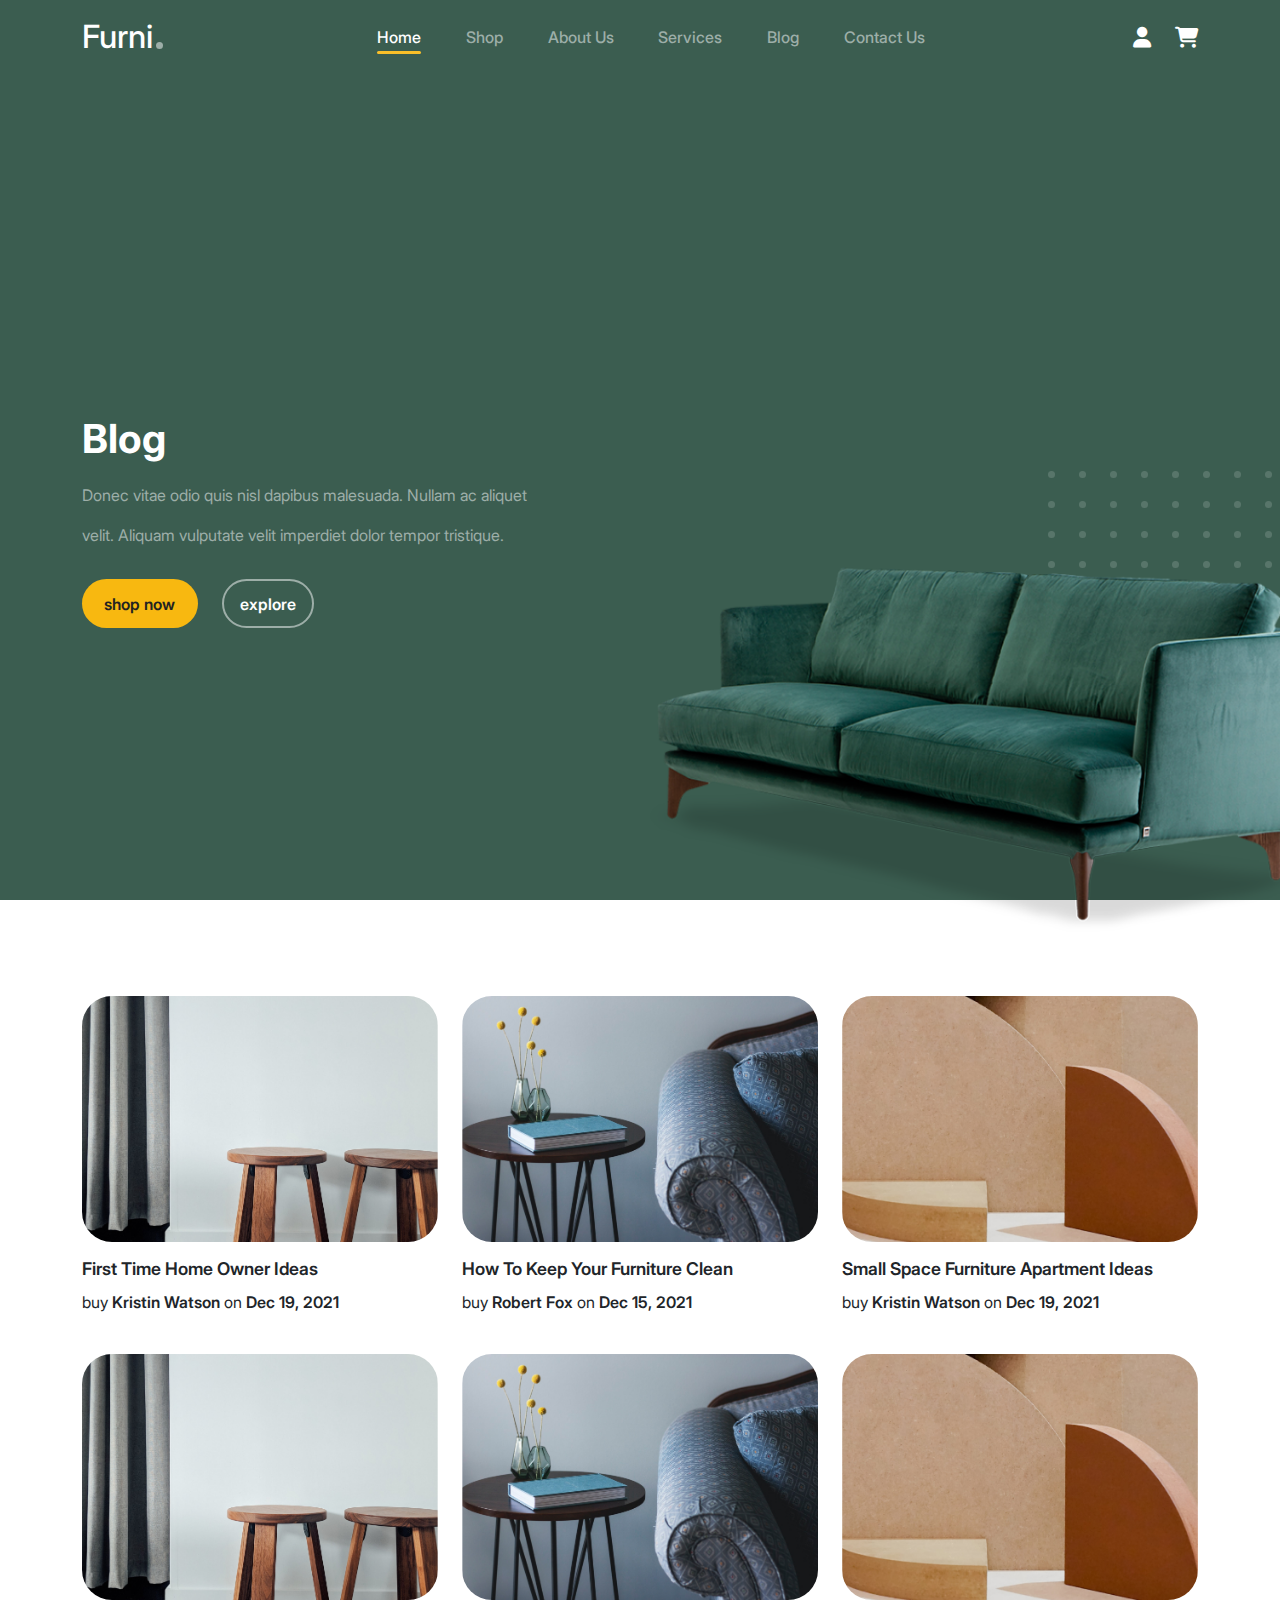
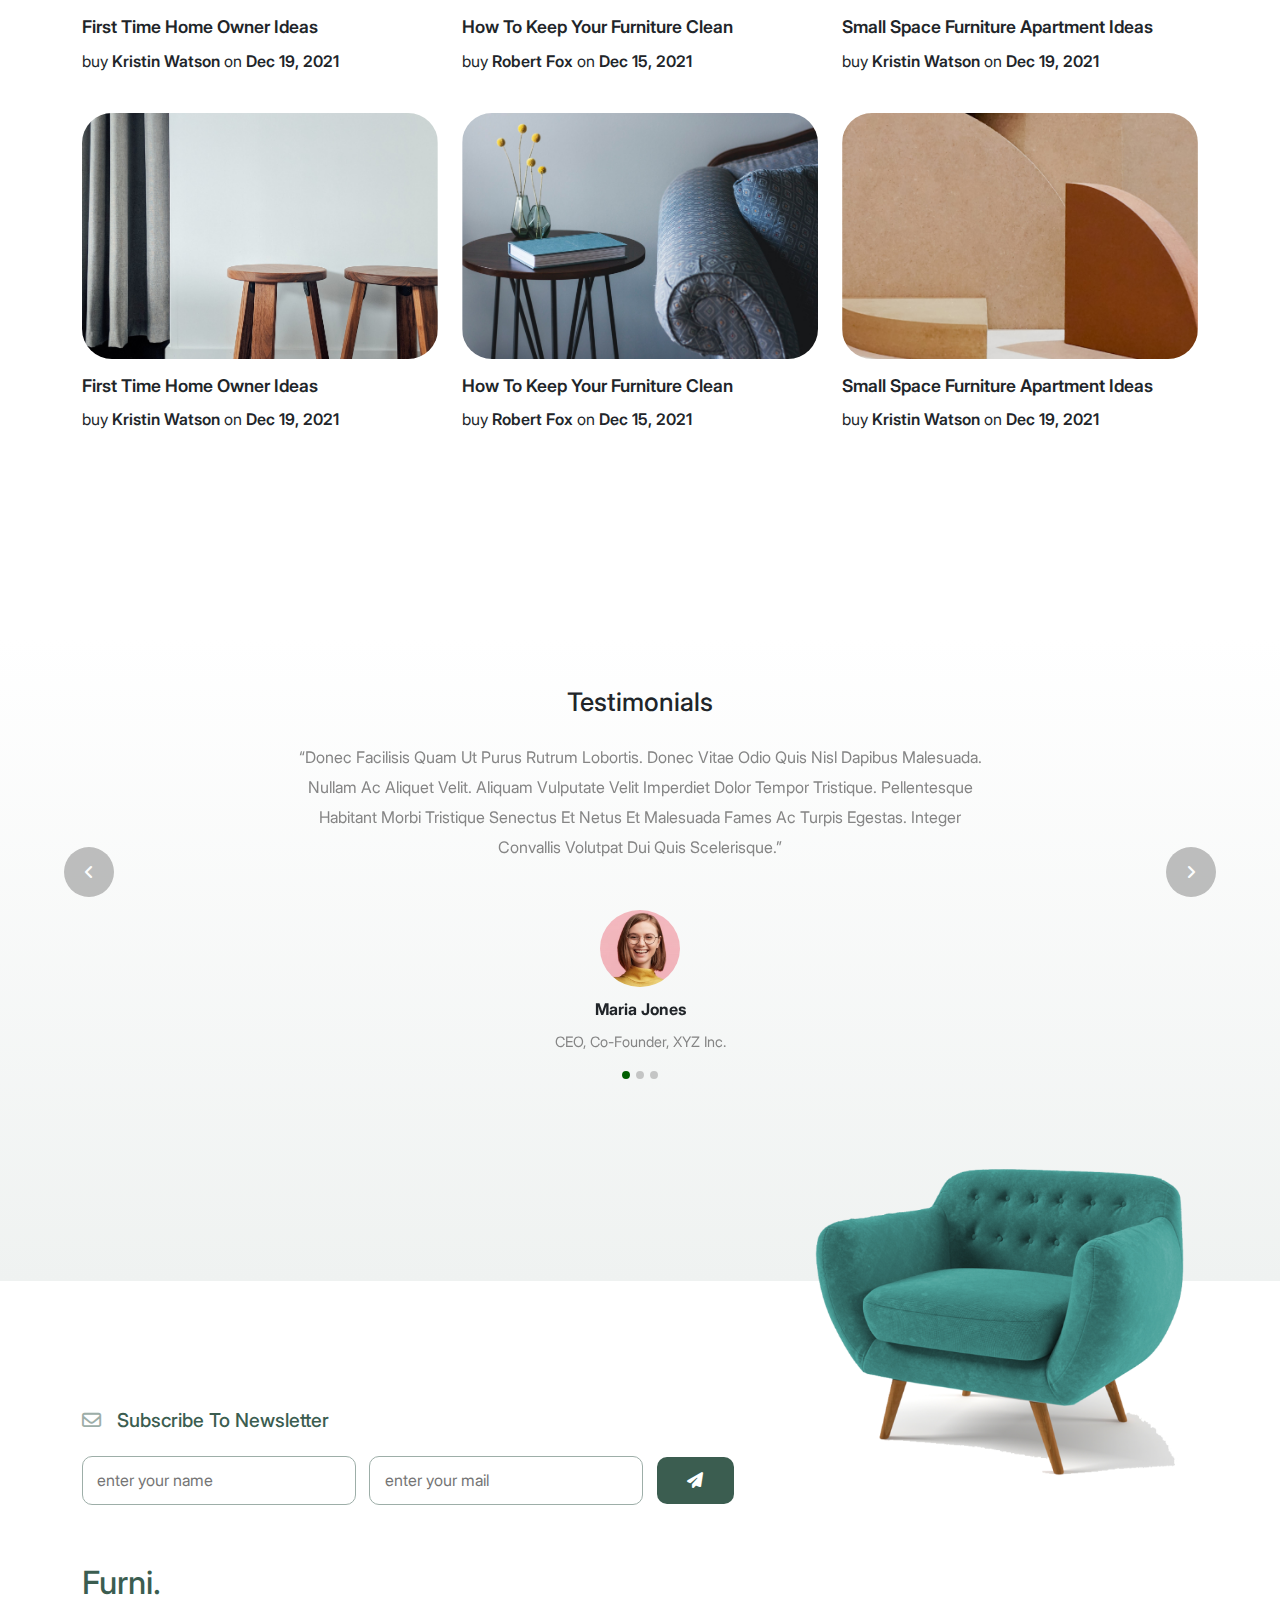
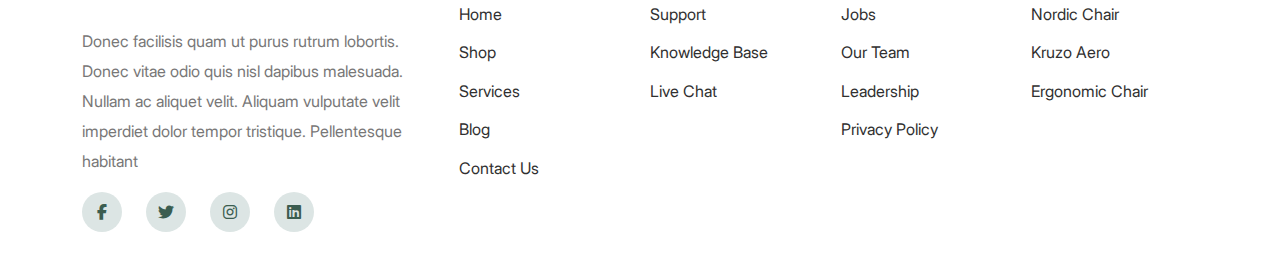
<file: html-pages/blog.html>
<!DOCTYPE html>
<html lang="en">
  <head>
    <meta charset="UTF-8" />
    <meta name="viewport" content="width=device-width, initial-scale=1.0" />
    <title>furni</title>
    <meta
      name="description"
      content="an e-commerce website who sell all of things about furniture"
    />
    <meta name="author" content="isalm kandil" />
    <title>furni</title>
    <!-- links -->
    <link
      rel="shortcut icon"
      href="./../images/favicon.png"
      type="image/x-icon"
    />
    <link rel="stylesheet" href="./../css/bootstrap.min.css" />
    <link rel="stylesheet" href="./../css/all.min.css" />
    <link rel="stylesheet" href="./../css/general.css" />
    <link rel="stylesheet" href="./../css/style.css" />
    <link rel="stylesheet" href="./../css/services.css" />
    <link rel="stylesheet" href="./../css/blog.css" />
    <link rel="stylesheet" href="./../css/media.css" />
  </head>
  <body>
    <!-- nav-bar -->
    <nav class="navbar navbar-expand-md fixed-top">
      <section class="container">
        <a class="navbar-brand logo text-capitalize" href="./index.html"
          >furni</a
        >
        <button
          class="navbar-toggler"
          type="button"
          data-bs-toggle="collapse"
          data-bs-target="#navbarSupportedContent"
          aria-controls="navbarSupportedContent"
          aria-expanded="false"
          aria-label="Toggle navigation"
        >
          <i class="fa-solid fa-bars"></i>
        </button>
        <section
          class="collapse navbar-collapse mobile-nav"
          id="navbarSupportedContent"
        >
          <ul class="navbar-nav mx-auto mb-lg-0">
            <li class="nav-item">
              <a class="nav-link " id="home" href="./../index.html">home</a>
            </li>
            <li class="nav-item">
              <a class="nav-link " id="shop" href="./shop.html">shop</a>
            </li>
            <li class="nav-item">
              <a class="nav-link " id="about" href="./about.html">about us</a>
            </li>
            <li class="nav-item">
              <a class="nav-link " id="services" href="./services.html">services</a>
            </li>
            <li class="nav-item">
              <a class="nav-link " id="blog" href="./blog.html">blog</a>
            </li>
            <li class="nav-item">
              <a class="nav-link " id="contact" href="./contact.html">contact us</a>
            </li>
          </ul>
          <section class="icons d-flex align-content-center column-gap-4">
            <i class="fa-solid fa-user"></i>
            <i class="fa-solid fa-cart-shopping"></i>
          </section>
        </section>
      </section>
    </nav>
    <!-- header -->
    <header>
      <section class="container">
        <section class="content">
          <section class="text">
            <h1 class="text-capitalize">blog</h1>
            <p>
              Donec vitae odio quis nisl dapibus malesuada. Nullam ac aliquet
              velit. Aliquam vulputate velit imperdiet dolor tempor tristique.
            </p>
            <section class="my-btn d-flex flex-wrap gap-4">
              <button type="button" class="btn-1 rounded-pill">shop now</button>
              <button type="button" class="btn-2 rounded-pill">explore</button>
            </section>
          </section>
          <figure>
            <img src="./../images/couch.png" class="w-100" alt="couch" />
          </figure>
        </section>
      </section>
    </header>
    <!-- recent blog -->
    <main class="recent-blog">
      <section class="container">
        <section class="content">
          <sectiion class="row row-cols-1 g-4 row-cols-sm-2 row-cols-md-3">
            <section class="col">
              <section class="inner">
                <figure class="mb-3">
                  <img
                    src="./../images/post-1 (3).jpg"
                    class="w-100"
                    alt="img-fluid"
                  />
                </figure>
                <figcaption>
                  <h3 class="text-capitalize">First Time Home Owner Ideas</h3>
                  <p>
                    buy <span>Kristin Watson</span> on <span>Dec 19, 2021</span>
                  </p>
                </figcaption>
              </section>
            </section>
            <section class="col">
              <section class="inner">
                <figure class="mb-3">
                  <img
                    src="./../images/post-2 (2).jpg"
                    class="w-100"
                    alt="img-fluid"
                  />
                </figure>
                <figcaption>
                  <h3 class="text-capitalize">
                    How To Keep Your Furniture Clean
                  </h3>
                  <p>
                    buy <span>Robert Fox</span> on <span>Dec 15, 2021</span>
                  </p>
                </figcaption>
              </section>
            </section>
            <section class="col">
              <section class="inner">
                <figure class="mb-3">
                  <img
                    src="./../images/post-3 (1).jpg"
                    class="w-100"
                    alt="img-fluid"
                  />
                </figure>
                <figcaption>
                  <h3 class="text-capitalize">
                    Small Space Furniture Apartment Ideas
                  </h3>
                  <p>
                    buy <span>Kristin Watson</span> on <span>Dec 19, 2021</span>
                  </p>
                </figcaption>
              </section>
            </section>
            <section class="col">
              <section class="inner">
                <figure class="mb-3">
                  <img
                    src="./../images/post-1 (3).jpg"
                    class="w-100"
                    alt="img-fluid"
                  />
                </figure>
                <figcaption>
                  <h3 class="text-capitalize">First Time Home Owner Ideas</h3>
                  <p>
                    buy <span>Kristin Watson</span> on <span>Dec 19, 2021</span>
                  </p>
                </figcaption>
              </section>
            </section>
            <section class="col">
              <section class="inner">
                <figure class="mb-3">
                  <img
                    src="./../images/post-2 (2).jpg"
                    class="w-100"
                    alt="img-fluid"
                  />
                </figure>
                <figcaption>
                  <h3 class="text-capitalize">
                    How To Keep Your Furniture Clean
                  </h3>
                  <p>
                    buy <span>Robert Fox</span> on <span>Dec 15, 2021</span>
                  </p>
                </figcaption>
              </section>
            </section>
            <section class="col">
              <section class="inner">
                <figure class="mb-3">
                  <img
                    src="./../images/post-3 (1).jpg"
                    class="w-100"
                    alt="img-fluid"
                  />
                </figure>
                <figcaption>
                  <h3 class="text-capitalize">
                    Small Space Furniture Apartment Ideas
                  </h3>
                  <p>
                    buy <span>Kristin Watson</span> on <span>Dec 19, 2021</span>
                  </p>
                </figcaption>
              </section>
            </section>
            <section class="col">
              <section class="inner">
                <figure class="mb-3">
                  <img
                    src="./../images/post-1 (3).jpg"
                    class="w-100"
                    alt="img-fluid"
                  />
                </figure>
                <figcaption>
                  <h3 class="text-capitalize">First Time Home Owner Ideas</h3>
                  <p>
                    buy <span>Kristin Watson</span> on <span>Dec 19, 2021</span>
                  </p>
                </figcaption>
              </section>
            </section>
            <section class="col">
              <section class="inner">
                <figure class="mb-3">
                  <img
                    src="./../images/post-2 (2).jpg"
                    class="w-100"
                    alt="img-fluid"
                  />
                </figure>
                <figcaption>
                  <h3 class="text-capitalize">
                    How To Keep Your Furniture Clean
                  </h3>
                  <p>
                    buy <span>Robert Fox</span> on <span>Dec 15, 2021</span>
                  </p>
                </figcaption>
              </section>
            </section>
            <section class="col">
              <section class="inner">
                <figure class="mb-3">
                  <img
                    src="./../images/post-3 (1).jpg"
                    class="w-100"
                    alt="img-fluid"
                  />
                </figure>
                <figcaption>
                  <h3 class="text-capitalize">
                    Small Space Furniture Apartment Ideas
                  </h3>
                  <p>
                    buy <span>Kristin Watson</span> on <span>Dec 19, 2021</span>
                  </p>
                </figcaption>
              </section>
            </section>
          </sectiion>
        </section>
      </section>
    </main>
    <!-- slider -->
    <main class="slider">
      <section id="slide" class="carousel slide" data-bs-ride="carousel">
        <h2 class="text-center text-capitalize mb-4">Testimonials</h2>
        <section class="carousel-indicators">
          <button
            type="button"
            data-bs-target="#slide"
            data-bs-slide-to="0"
            class="active"
            aria-current="true"
            aria-label="Slide 1"
          ></button>
          <button
            type="button"
            data-bs-target="#slide"
            data-bs-slide-to="1"
            aria-label="Slide 2"
          ></button>
          <button
            type="button"
            data-bs-target="#slide"
            data-bs-slide-to="2"
            aria-label="Slide 3"
          ></button>
        </section>
        <section class="carousel-inner text-center">
          <section class="carousel-item active">
            <p class="text-capitalize mb-5">
              “Donec facilisis quam ut purus rutrum lobortis. Donec vitae odio
              quis nisl dapibus malesuada. Nullam ac aliquet velit. Aliquam
              vulputate velit imperdiet dolor tempor tristique. Pellentesque
              habitant morbi tristique senectus et netus et malesuada fames ac
              turpis egestas. Integer convallis volutpat dui quis scelerisque.”
            </p>
            <figure>
              <img
                src="./../images/person-1.png"
                class="d-block w-100"
                alt="..."
              />
            </figure>
            <figcaption>
              <h3 class="text-capitalize">Maria Jones</h3>
              <p class="text-capitalize">CEO, Co-Founder, XYZ Inc.</p>
            </figcaption>
          </section>

          <section class="carousel-item">
            <p class="text-capitalize mb-5">
              “Donec facilisis quam ut purus rutrum lobortis. Donec vitae odio
              quis nisl dapibus malesuada. Nullam ac aliquet velit. Aliquam
              vulputate velit imperdiet dolor tempor tristique. Pellentesque
              habitant morbi tristique senectus et netus et malesuada fames ac
              turpis egestas. Integer convallis volutpat dui quis scelerisque.”
            </p>
            <figure>
              <img
                src="./../images/person_2.jpg"
                class="d-block w-100"
                alt="..."
              />
            </figure>
            <figcaption>
              <h3 class="text-capitalize">islam kandil</h3>
              <p class="text-capitalize">CEO, Co-Founder, XYZ Inc.</p>
            </figcaption>
          </section>
          <section class="carousel-item">
            <p class="text-capitalize mb-5">
              “Donec facilisis quam ut purus rutrum lobortis. Donec vitae odio
              quis nisl dapibus malesuada. Nullam ac aliquet velit. Aliquam
              vulputate velit imperdiet dolor tempor tristique. Pellentesque
              habitant morbi tristique senectus et netus et malesuada fames ac
              turpis egestas. Integer convallis volutpat dui quis scelerisque.”
            </p>
            <figure>
              <img
                src="./../images/person_3.jpg"
                class="d-block w-100"
                alt="..."
              />
            </figure>
            <figcaption>
              <h3 class="text-capitalize">islam kandil</h3>
              <p class="text-capitalize">CEO, Co-Founder, XYZ Inc.</p>
            </figcaption>
          </section>
        </section>
        <button
          class="carousel-control-prev"
          type="button"
          data-bs-target="#slide"
          data-bs-slide="prev"
        >
          <span class="" aria-hidden="true"
            ><i class="fa-solid fa-angle-left"></i
          ></span>
          <span class="visually-hidden">Previous</span>
        </button>
        <button
          class="carousel-control-next"
          type="button"
          data-bs-target="#slide"
          data-bs-slide="next"
        >
          <span class="" aria-hidden="true"
            ><i class="fa-solid fa-angle-right"></i
          ></span>
          <span class="visually-hidden">Next</span>
        </button>
      </section>
    </main>
    <!-- footer -->
    <footer>
      <section class="container">
        <section class="content position-relative">
          <figure>
            <img src="./../images/sofa.png" class="w-100" alt="green sofa" />
          </figure>
          <form action="" class="mb-5">
            <section class="text d-flex align-items-center gap-3 mb-4">
              <i class="fa-regular fa-envelope"></i>
              <h3 class="text-capitalize">Subscribe to Newsletter</h3>
            </section>
            <section class="input-box">
              <input type="text" name="name" placeholder="enter your name" />
              <input type="email" name="email" placeholder="enter your mail" />
              <button type="submit">
                <i class="fa-solid fa-paper-plane"></i>
              </button>
            </section>
          </form>
          <section class="row align-items-center gx-3 gy-5">
            <section class="col-lg-4">
              <section class="inner">
                <h2>Furni.</h2>
                <p>
                  Donec facilisis quam ut purus rutrum lobortis. Donec vitae
                  odio quis nisl dapibus malesuada. Nullam ac aliquet velit.
                  Aliquam vulputate velit imperdiet dolor tempor tristique.
                  Pellentesque habitant
                </p>
                <section class="icons d-flex flex-wrap gap-4">
                  <a class="icon rounded-circle">
                    <i class="fa fa-brands fa-facebook-f"></i>
                  </a>
                  <a class="icon rounded-circle">
                    <i class="fa fa-brands fa-twitter"></i>
                  </a>
                  <a class="icon rounded-circle">
                    <i class="fa fa-brands fa-instagram"></i>
                  </a>
                  <a class="icon rounded-circle">
                    <i class="fa fa-brands fa-linkedin"></i>
                  </a>
                </section>
              </section>
            </section>
            <section class="col-lg-8">
              <section class="inner">
                <section
                  class="row row-cols-1 row-cols-sm-2 row-cols-md-4 gy-3"
                >
                  <section class="col">
                    <section class="inner">
                      <a class="text-capitalize" href="./index.html">home</a>
                      <a class="text-capitalize" href="">shop</a>
                      <a class="text-capitalize" href="">Services</a>
                      <a class="text-capitalize" href="">Blog</a>
                      <a class="text-capitalize" href="">Contact us</a>
                    </section>
                  </section>
                  <section class="col">
                    <section class="inner">
                      <a class="text-capitalize" href="">Support</a>
                      <a class="text-capitalize" href="">Knowledge base</a>
                      <a class="text-capitalize" href="">Live chat</a>
                    </section>
                  </section>
                  <section class="col">
                    <section class="inner">
                      <a class="text-capitalize" href="">Jobs</a>
                      <a class="text-capitalize" href="">Our team</a>
                      <a class="text-capitalize" href="">Leadership</a>
                      <a class="text-capitalize" href="">Privacy Policy</a>
                    </section>
                  </section>
                  <section class="col">
                    <section class="inner">
                      <a class="text-capitalize" href="">Nordic Chair</a>
                      <a class="text-capitalize" href="">Kruzo Aero</a>
                      <a class="text-capitalize" href="">Ergonomic Chair</a>
                    </section>
                  </section>
                </section>
              </section>
            </section>
          </section>
        </section>
      </section>
    </footer>
    <script src="./../js/bootstrap.bundle.min.js"></script>
    <script src="./../js/myjs.js"></script>
  </body>
</html>
</file>
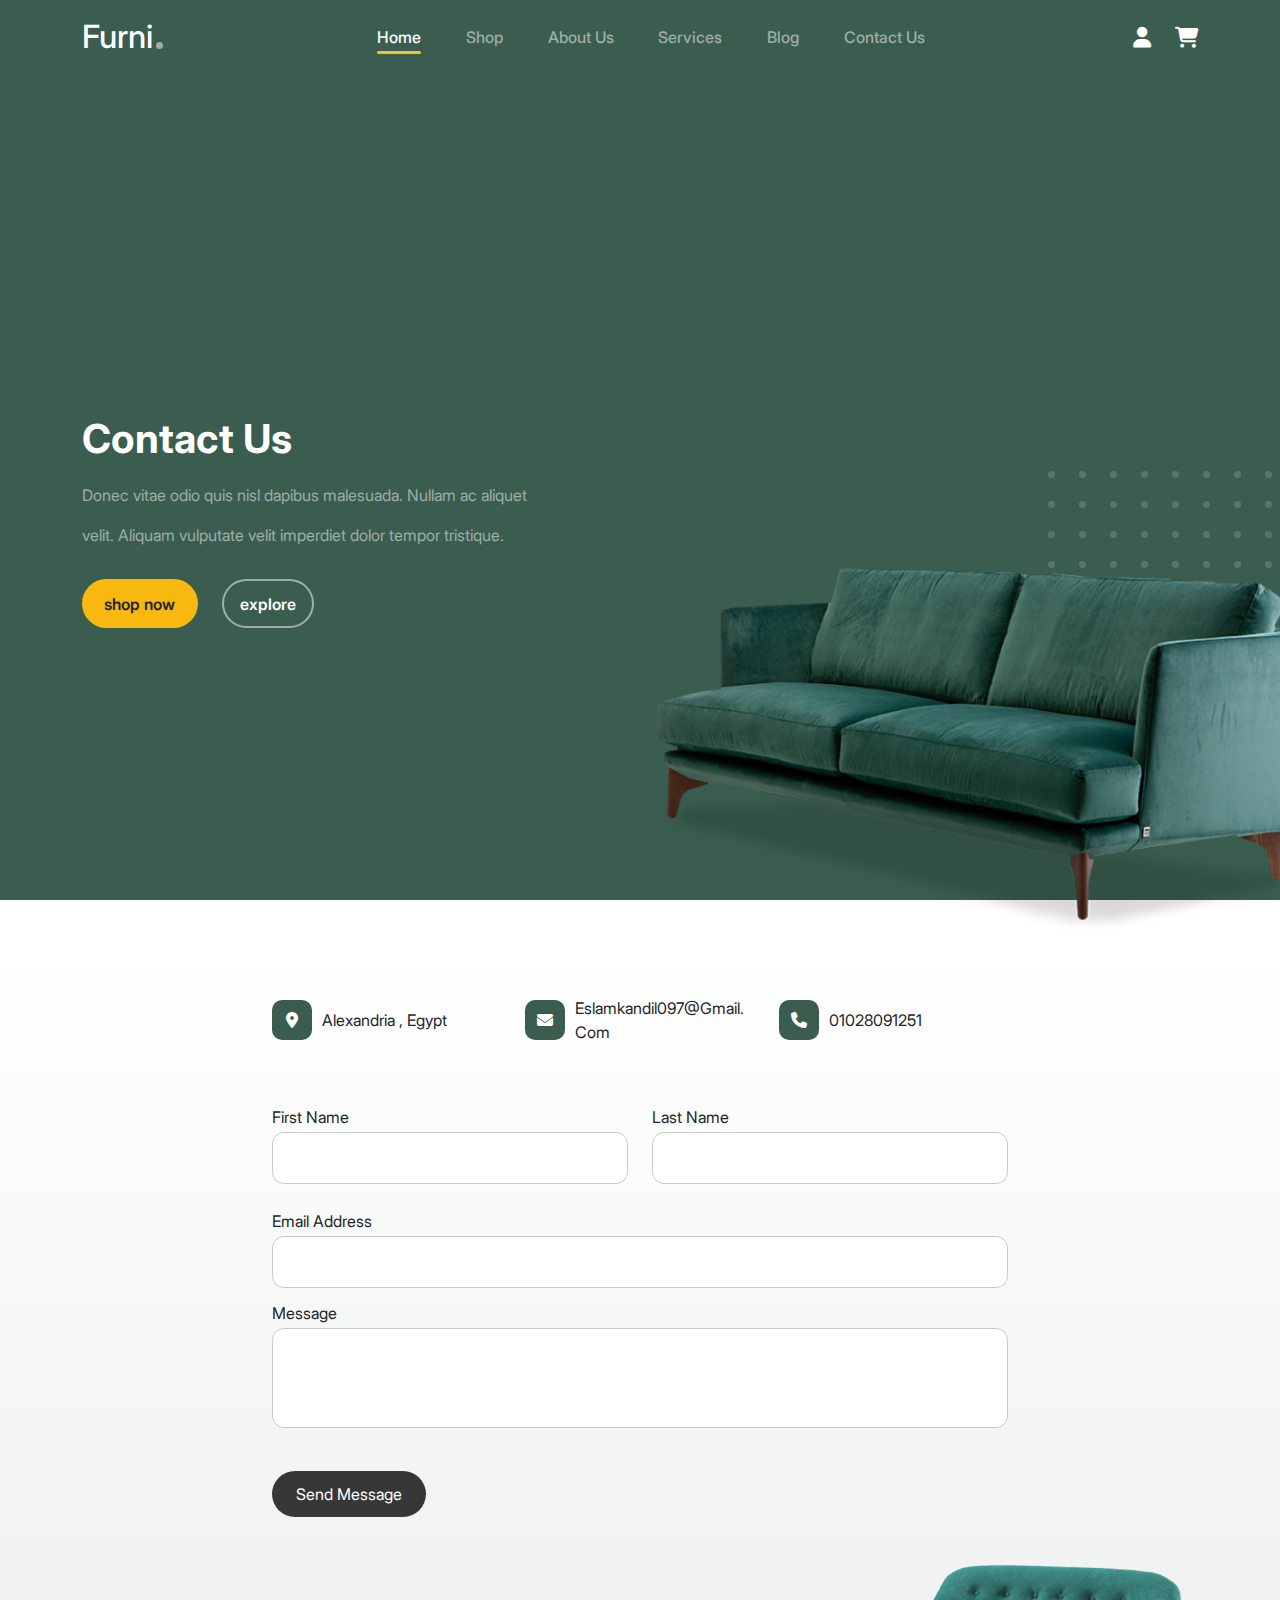
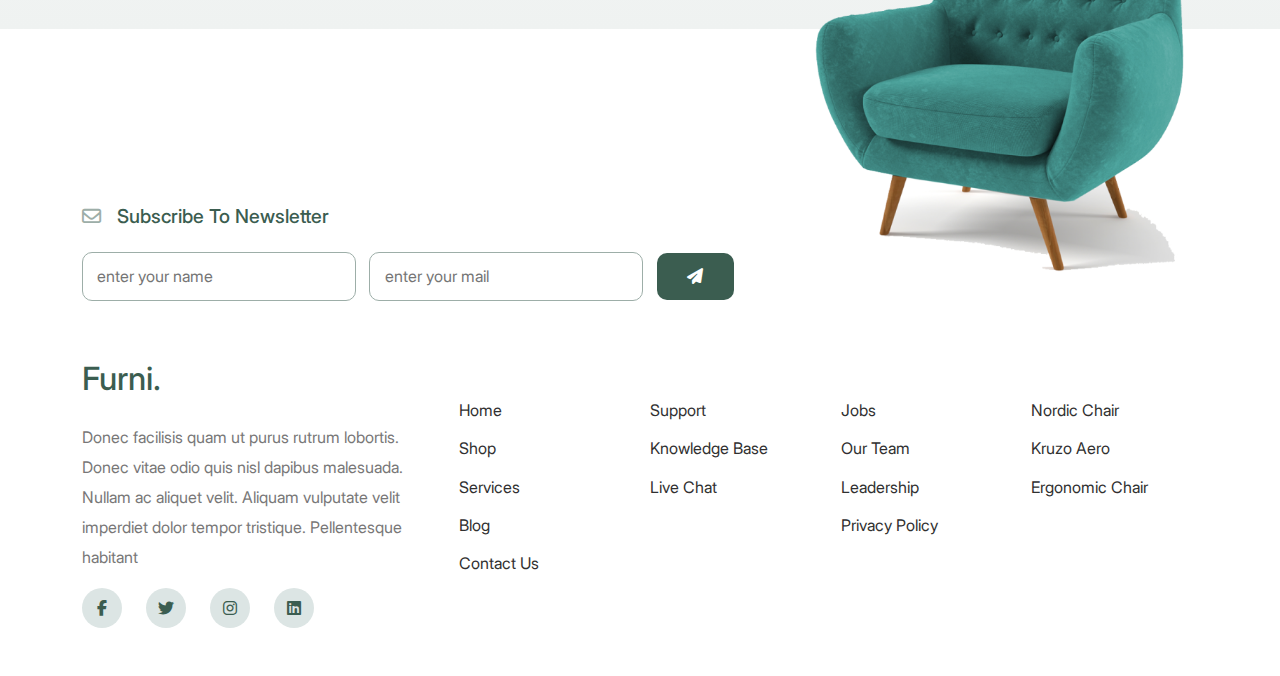
<file: html-pages/contact.html>
<!DOCTYPE html>
<html lang="en">
  <head>
    <meta charset="UTF-8" />
    <meta name="viewport" content="width=device-width, initial-scale=1.0" />
    <meta
      name="description"
      content="an e-commerce website who sell all of things about furniture"
    />
    <meta name="author" content="isalm kandil" />
    <title>furni</title>
    <!-- links -->
    <link
      rel="shortcut icon"
      href="./../images/favicon.png"
      type="image/x-icon"
    />
    <link rel="stylesheet" href="./../css/bootstrap.min.css" />
    <link rel="stylesheet" href="./../css/all.min.css" />
    <link rel="stylesheet" href="./../css/general.css" />
    <link rel="stylesheet" href="./../css/style.css" />
    <link rel="stylesheet" href="./../css/contact.css" />
    <link rel="stylesheet" href="./../css/media.css" />
  </head>
  <body>
    <!-- nav-bar -->
    <nav class="navbar navbar-expand-md fixed-top">
      <section class="container">
        <a class="navbar-brand logo text-capitalize" href="./index.html"
          >furni</a
        >
        <button
          class="navbar-toggler"
          type="button"
          data-bs-toggle="collapse"
          data-bs-target="#navbarSupportedContent"
          aria-controls="navbarSupportedContent"
          aria-expanded="false"
          aria-label="Toggle navigation"
        >
          <i class="fa-solid fa-bars"></i>
        </button>
        <section
          class="collapse navbar-collapse mobile-nav"
          id="navbarSupportedContent"
        >
          <ul class="navbar-nav mx-auto mb-lg-0">
            <li class="nav-item">
              <a class="nav-link" id="home" href="./../index.html">home</a>
            </li>
            <li class="nav-item">
              <a class="nav-link" id="shop" href="./shop.html">shop</a>
            </li>
            <li class="nav-item">
              <a class="nav-link" id="about" href="./about.html">about us</a>
            </li>
            <li class="nav-item">
              <a class="nav-link" id="services" href="./services.html">services</a>
            </li>
            <li class="nav-item">
              <a class="nav-link" id="blog" href="./blog.html">blog</a>
            </li>
            <li class="nav-item">
              <a class="nav-link" id="contact" href="./contact.html">contact us</a>
            </li>
          </ul>
          <section class="icons d-flex align-content-center column-gap-4">
            <i class="fa-solid fa-user"></i>
            <i class="fa-solid fa-cart-shopping"></i>
          </section>
        </section>
      </section>
    </nav>
    <!-- header -->
    <header>
      <section class="container">
        <section class="content">
          <section class="text">
            <h1 class="text-capitalize">contact us</h1>
            <p>
              Donec vitae odio quis nisl dapibus malesuada. Nullam ac aliquet
              velit. Aliquam vulputate velit imperdiet dolor tempor tristique.
            </p>
            <section class="my-btn d-flex flex-wrap gap-4">
              <button type="button" class="btn-1 rounded-pill">shop now</button>
              <button type="button" class="btn-2 rounded-pill">explore</button>
            </section>
          </section>
          <figure>
            <img src="./../images/couch.png" class="w-100" alt="couch" />
          </figure>
        </section>
      </section>
    </header>
    <!-- contact -->
    <main class="contact">
      <section class="container">
        <section class="content">
          <section class="row justify-content-center">
            <section class="col-8">
              <section
                class="row row-cols-1 row-cols-sm-2 row-cols-md-3 g-4 mb-5 align-items-center"
              >
                <section class="col">
                  <section class="inner">
                    <section class="icon">
                      <i class="fa-solid fa-location-dot"></i>
                    </section>
                    <section class="text">
                      <p class="text-capitalize m-0">alexandria , egypt</p>
                    </section>
                  </section>
                </section>
                <section class="col">
                  <section class="inner">
                    <section class="icon">
                      <i class="fa-solid fa-envelope"></i>
                    </section>
                    <section class="text">
                      <p class="text-capitalize m-0 text-wrap text-break">
                        eslamkandil097@gmail.com
                      </p>
                    </section>
                  </section>
                </section>
                <section class="col">
                  <section class="inner">
                    <section class="icon">
                      <i class="fa-solid fa-phone"></i>
                    </section>
                    <section class="text">
                      <p class="text-capitalize m-0">01028091251</p>
                    </section>
                  </section>
                </section>
              </section>
              <form>
                <section class="inputs row row-cols-2">
                  <section class="input-box">
                    <label for="f-name" class="d-block text-capitalize"
                      >first name</label
                    >
                    <input type="text" name="f-name" id="f-name" />
                  </section>
                  <section class="input-box">
                    <label for="l-name" class="d-block text-capitalize"
                      >last name</label
                    >
                    <input type="text" name="l-name" id="l-name" />
                  </section>
                </section>
                <section class="input-box">
                  <label for="mail" class="d-block text-capitalize"
                    >email address</label
                  >
                  <input type="text" name="mail" id="mail" />
                </section>
                <section class="input-box">
                  <label for="message" class="d-block text-capitalize"
                    >message</label
                  >
                  <textarea name="massege" id="massege"></textarea>
                </section>
                <button type="submit" class="text-capitalize rounded-pill mt-4">
                  send message
                </button>
              </form>
            </section>
          </section>
        </section>
      </section>
    </main>
    <!-- footer -->
    <footer>
      <section class="container">
        <section class="content position-relative">
          <figure>
            <img src="./../images/sofa.png" class="w-100" alt="green sofa" />
          </figure>
          <form action="" class="mb-5">
            <section class="text d-flex align-items-center gap-3 mb-4">
              <i class="fa-regular fa-envelope"></i>
              <h3 class="text-capitalize">Subscribe to Newsletter</h3>
            </section>
            <section class="input-box">
              <input type="text" name="name" placeholder="enter your name" />
              <input type="email" name="email" placeholder="enter your mail" />
              <button type="submit">
                <i class="fa-solid fa-paper-plane"></i>
              </button>
            </section>
          </form>
          <section class="row align-items-center gx-3 gy-5">
            <section class="col-lg-4">
              <section class="inner">
                <h2>Furni.</h2>
                <p>
                  Donec facilisis quam ut purus rutrum lobortis. Donec vitae
                  odio quis nisl dapibus malesuada. Nullam ac aliquet velit.
                  Aliquam vulputate velit imperdiet dolor tempor tristique.
                  Pellentesque habitant
                </p>
                <section class="icons d-flex flex-wrap gap-4">
                  <a class="icon rounded-circle">
                    <i class="fa fa-brands fa-facebook-f"></i>
                  </a>
                  <a class="icon rounded-circle">
                    <i class="fa fa-brands fa-twitter"></i>
                  </a>
                  <a class="icon rounded-circle">
                    <i class="fa fa-brands fa-instagram"></i>
                  </a>
                  <a class="icon rounded-circle">
                    <i class="fa fa-brands fa-linkedin"></i>
                  </a>
                </section>
              </section>
            </section>
            <section class="col-lg-8">
              <section class="inner">
                <section
                  class="row row-cols-1 row-cols-sm-2 row-cols-md-4 gy-3"
                >
                  <section class="col">
                    <section class="inner">
                      <a class="text-capitalize" href="./index.html">home</a>
                      <a class="text-capitalize" href="">shop</a>
                      <a class="text-capitalize" href="">Services</a>
                      <a class="text-capitalize" href="">Blog</a>
                      <a class="text-capitalize" href="">Contact us</a>
                    </section>
                  </section>
                  <section class="col">
                    <section class="inner">
                      <a class="text-capitalize" href="">Support</a>
                      <a class="text-capitalize" href="">Knowledge base</a>
                      <a class="text-capitalize" href="">Live chat</a>
                    </section>
                  </section>
                  <section class="col">
                    <section class="inner">
                      <a class="text-capitalize" href="">Jobs</a>
                      <a class="text-capitalize" href="">Our team</a>
                      <a class="text-capitalize" href="">Leadership</a>
                      <a class="text-capitalize" href="">Privacy Policy</a>
                    </section>
                  </section>
                  <section class="col">
                    <section class="inner">
                      <a class="text-capitalize" href="">Nordic Chair</a>
                      <a class="text-capitalize" href="">Kruzo Aero</a>
                      <a class="text-capitalize" href="">Ergonomic Chair</a>
                    </section>
                  </section>
                </section>
              </section>
            </section>
          </section>
        </section>
      </section>
    </footer>
    <script src="./../js/bootstrap.bundle.min.js"></script>
    <script src="./../js/myjs.js"></script>
  </body>
</html>
</file>
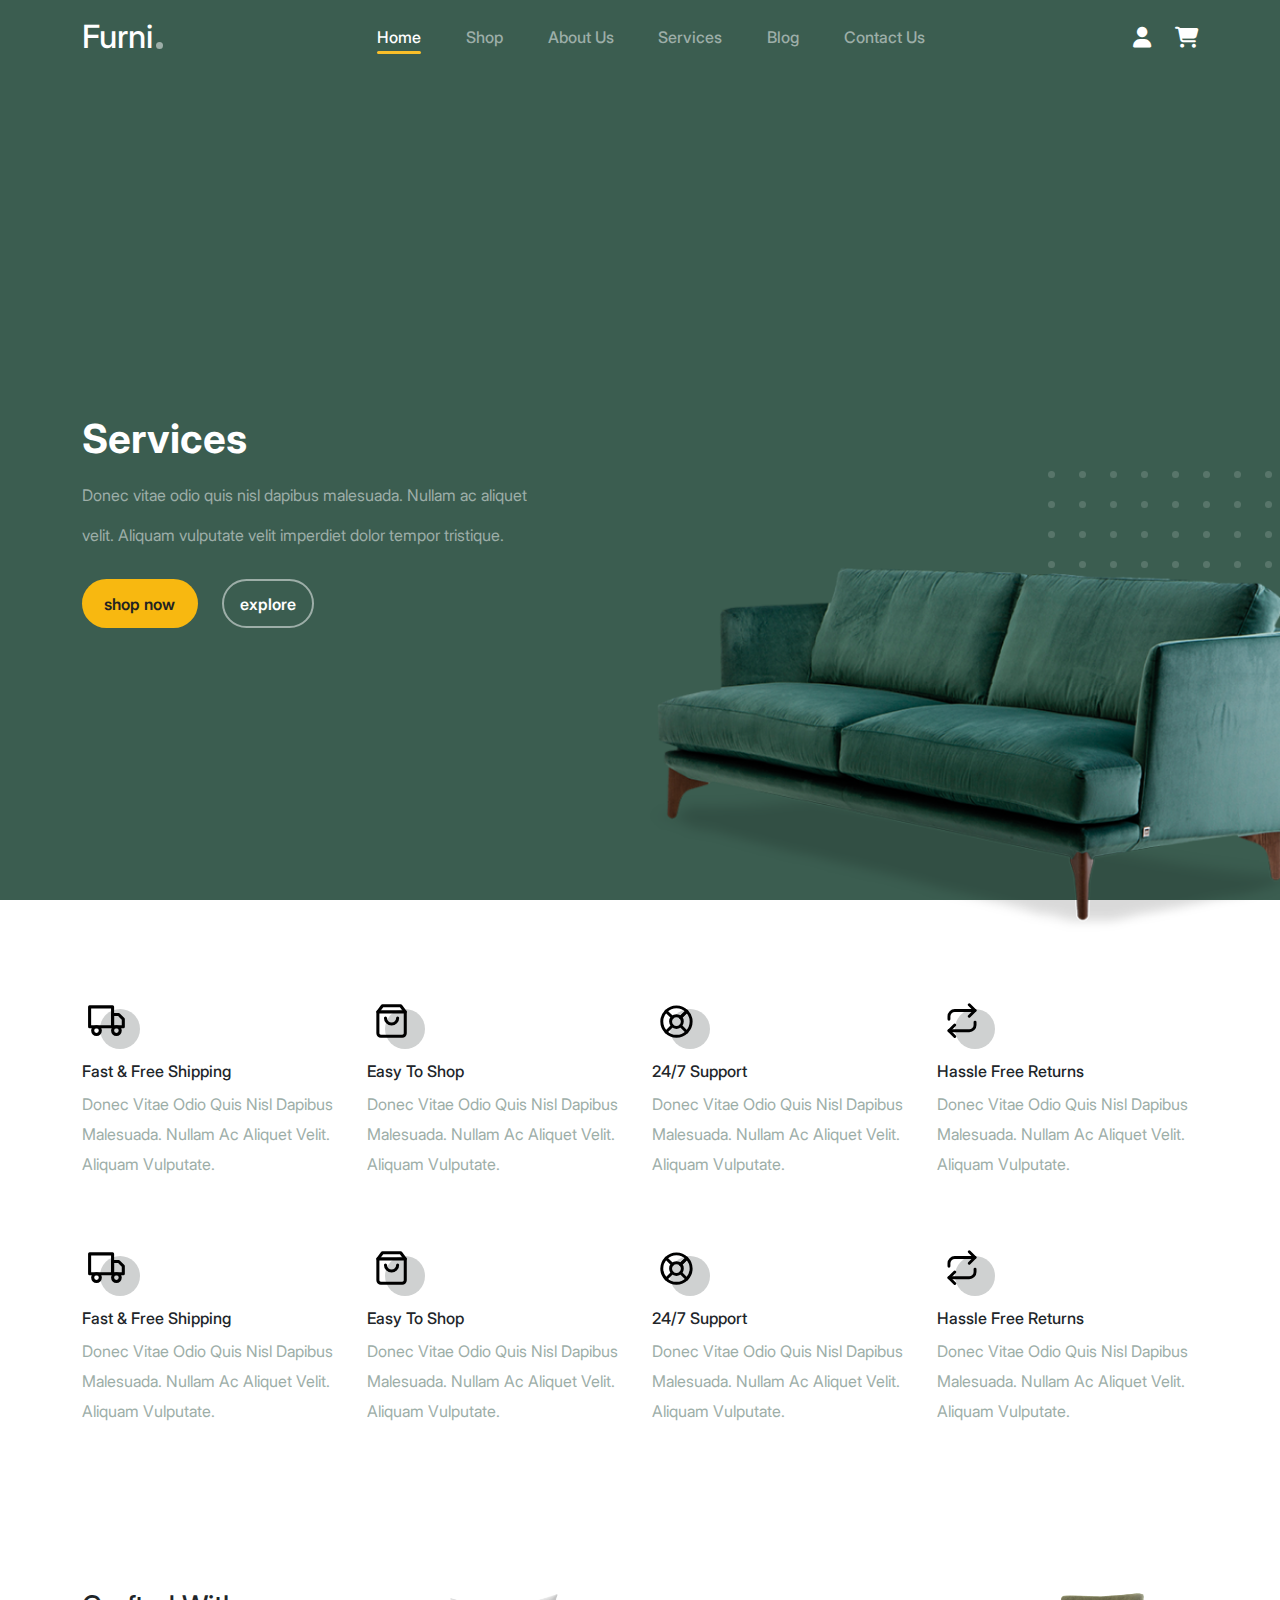
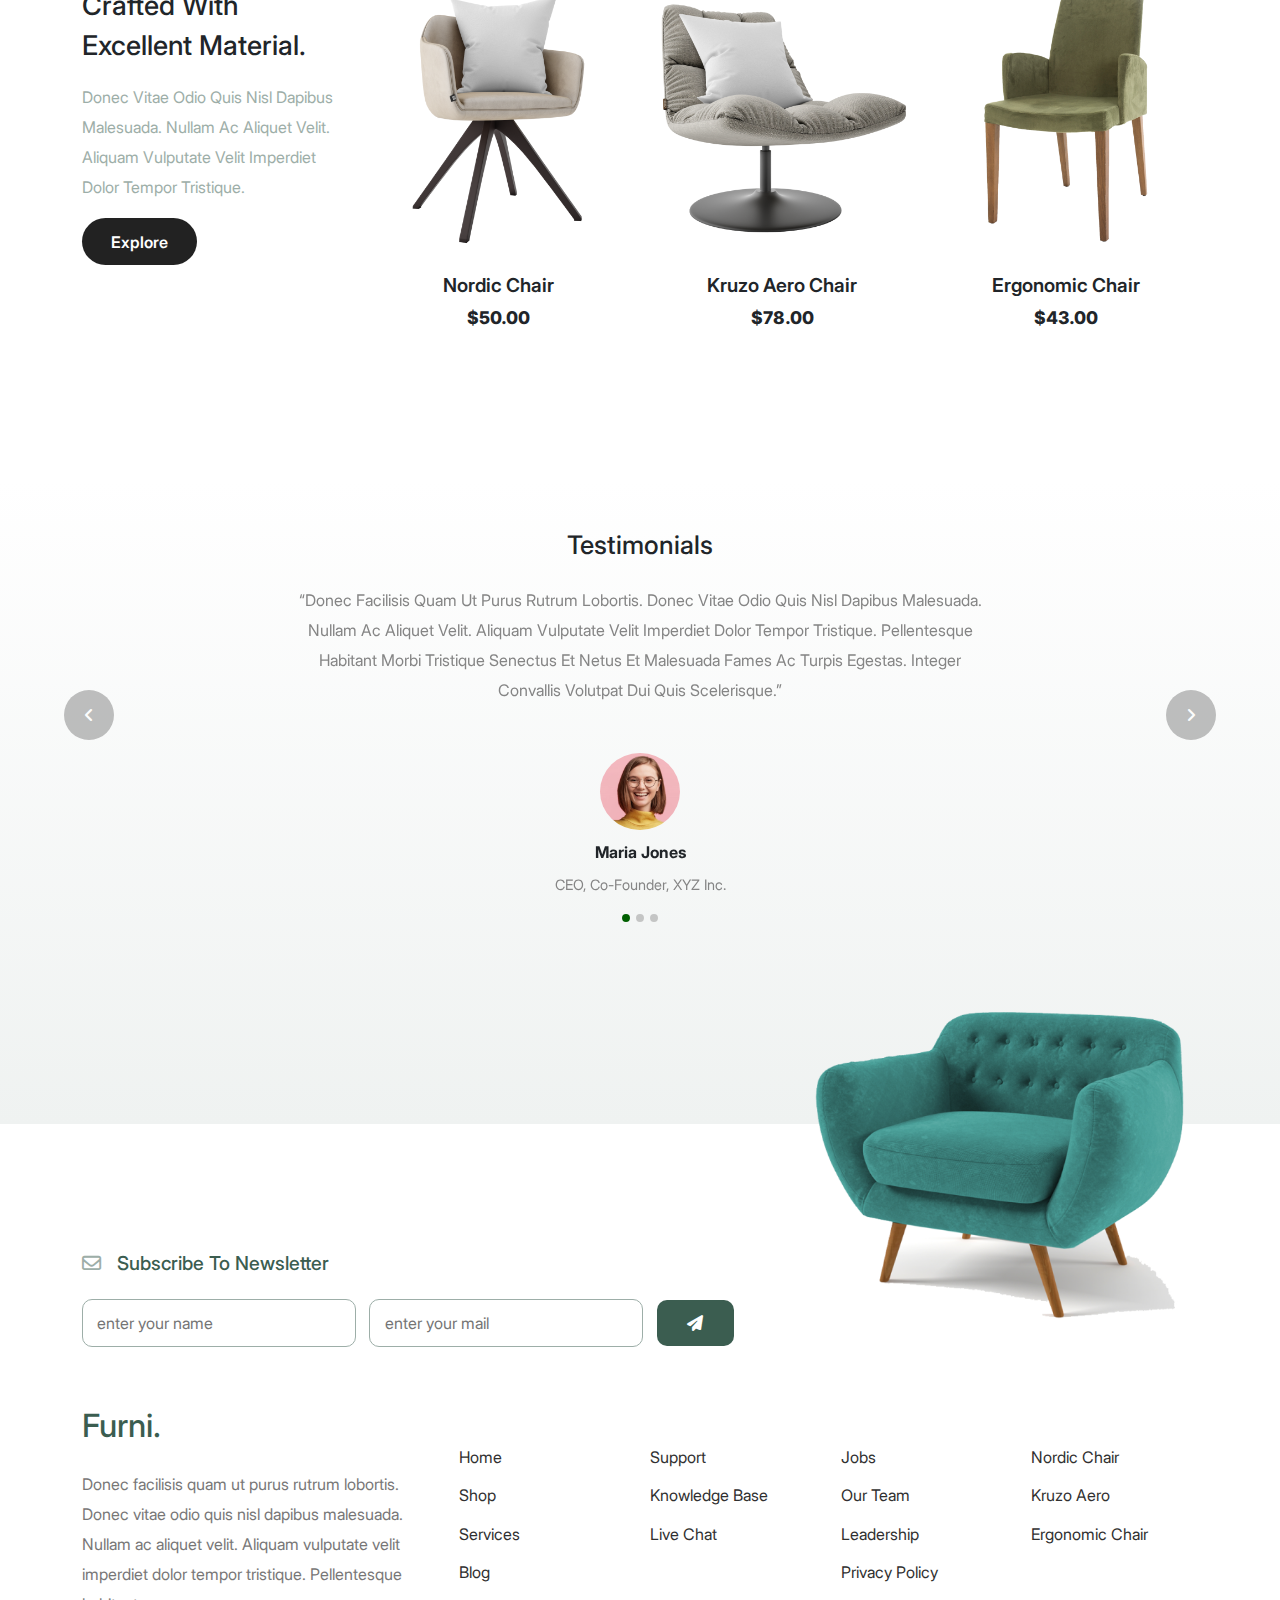
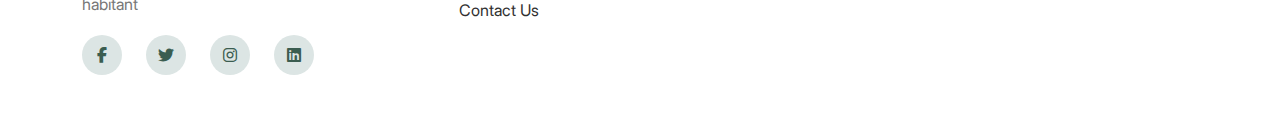
<file: html-pages/services.html>
<!DOCTYPE html>
<html lang="en">
  <head>
    <meta charset="UTF-8" />
    <meta name="viewport" content="width=device-width, initial-scale=1.0" />
    <title>furni</title>
    <meta
      name="description"
      content="an e-commerce website who sell all of things about furniture"
    />
    <meta name="author" content="isalm kandil" />
    <title>furni</title>
    <!-- links -->
    <link
      rel="shortcut icon"
      href="./../images/favicon.png"
      type="image/x-icon"
    />
    <link rel="stylesheet" href="./../css/bootstrap.min.css" />
    <link rel="stylesheet" href="./../css/all.min.css" />
    <link rel="stylesheet" href="./../css/general.css" />
    <link rel="stylesheet" href="./../css/style.css" />
    <link rel="stylesheet" href="./../css/services.css" />
    <link rel="stylesheet" href="./../css/media.css" />
  </head>
  <body>
    <!-- nav-bar -->
    <nav class="navbar navbar-expand-md fixed-top">
      <section class="container">
        <a class="navbar-brand logo text-capitalize" href="./index.html"
          >furni</a
        >
        <button
          class="navbar-toggler"
          type="button"
          data-bs-toggle="collapse"
          data-bs-target="#navbarSupportedContent"
          aria-controls="navbarSupportedContent"
          aria-expanded="false"
          aria-label="Toggle navigation"
        >
          <i class="fa-solid fa-bars"></i>
        </button>
        <section
          class="collapse navbar-collapse mobile-nav"
          id="navbarSupportedContent"
        >
          <ul class="navbar-nav mx-auto mb-lg-0">
            <li class="nav-item">
              <a class="nav-link" id="home" href="./../index.html">home</a>
            </li>
            <li class="nav-item">
              <a class="nav-link" id="shop" href="./shop.html">shop</a>
            </li>
            <li class="nav-item">
              <a class="nav-link" id="about" href="./about.html">about us</a>
            </li>
            <li class="nav-item">
              <a class="nav-link" id="services" href="./services.html">services</a>
            </li>
            <li class="nav-item">
              <a class="nav-link" id="blog" href="./blog.html">blog</a>
            </li>
            <li class="nav-item">
              <a class="nav-link" id="contact" href="./contact.html">contact us</a>
            </li>
          </ul>
          <section class="icons d-flex align-content-center column-gap-4">
            <i class="fa-solid fa-user"></i>
            <i class="fa-solid fa-cart-shopping"></i>
          </section>
        </section>
      </section>
    </nav>
    <!-- header -->
    <header>
      <section class="container">
        <section class="content">
          <section class="text">
            <h1 class="text-capitalize">services</h1>
            <p>
              Donec vitae odio quis nisl dapibus malesuada. Nullam ac aliquet
              velit. Aliquam vulputate velit imperdiet dolor tempor tristique.
            </p>
            <section class="my-btn d-flex flex-wrap gap-4">
              <button type="button" class="btn-1 rounded-pill">shop now</button>
              <button type="button" class="btn-2 rounded-pill">explore</button>
            </section>
          </section>
          <figure>
            <img src="./../images/couch.png" class="w-100" alt="couch" />
          </figure>
        </section>
      </section>
    </header>
    <!-- choose us -->
    <main class="choose-us">
      <section class="container">
        <section class="row row-cols-1 row-cols-sm-2 row-cols-lg-4 gy-5">
          <section class="col">
            <section class="inner">
              <figure class="position-relative">
                <img
                  src="./../images/truck.svg"
                  class="w-100"
                  alt="fast & freeshipping"
                />
              </figure>
              <figcaption class="text">
                <h3 class="text-capitalize">Fast & Free Shipping</h3>
                <p class="text-capitalize">
                  Donec vitae odio quis nisl dapibus malesuada. Nullam ac
                  aliquet velit. Aliquam vulputate.
                </p>
              </figcaption>
            </section>
          </section>
          <section class="col">
            <figure class="position-relative">
              <img
                src="./../images/bag.svg"
                class="w-100"
                alt="easy  to shop"
              />
            </figure>
            <figcaption class="text">
              <h3 class="text-capitalize">Easy to Shop</h3>
              <p class="text-capitalize">
                Donec vitae odio quis nisl dapibus malesuada. Nullam ac aliquet
                velit. Aliquam vulputate.
              </p>
            </figcaption>
          </section>
          <section class="col">
            <figure class="position-relative">
              <img src="./../images/support.svg" class="w-100" alt="support" />
            </figure>
            <figcaption class="text">
              <h3 class="text-capitalize">24/7 Support</h3>
              <p class="text-capitalize">
                Donec vitae odio quis nisl dapibus malesuada. Nullam ac aliquet
                velit. Aliquam vulputate.
              </p>
            </figcaption>
          </section>
          <section class="col">
            <figure class="position-relative">
              <img
                src="./../images/return.svg"
                class="w-100"
                alt="return policy"
              />
            </figure>
            <figcaption class="text">
              <h3 class="text-capitalize">Hassle Free Returns</h3>
              <p class="text-capitalize">
                Donec vitae odio quis nisl dapibus malesuada. Nullam ac aliquet
                velit. Aliquam vulputate.
              </p>
            </figcaption>
          </section>
          <section class="col">
            <section class="inner">
              <figure class="position-relative">
                <img
                  src="./../images/truck.svg"
                  class="w-100"
                  alt="fast & freeshipping"
                />
              </figure>
              <figcaption class="text">
                <h3 class="text-capitalize">Fast & Free Shipping</h3>
                <p class="text-capitalize">
                  Donec vitae odio quis nisl dapibus malesuada. Nullam ac
                  aliquet velit. Aliquam vulputate.
                </p>
              </figcaption>
            </section>
          </section>
          <section class="col">
            <figure class="position-relative">
              <img
                src="./../images/bag.svg"
                class="w-100"
                alt="easy  to shop"
              />
            </figure>
            <figcaption class="text">
              <h3 class="text-capitalize">Easy to Shop</h3>
              <p class="text-capitalize">
                Donec vitae odio quis nisl dapibus malesuada. Nullam ac aliquet
                velit. Aliquam vulputate.
              </p>
            </figcaption>
          </section>
          <section class="col">
            <figure class="position-relative">
              <img src="./../images/support.svg" class="w-100" alt="support" />
            </figure>
            <figcaption class="text">
              <h3 class="text-capitalize">24/7 Support</h3>
              <p class="text-capitalize">
                Donec vitae odio quis nisl dapibus malesuada. Nullam ac aliquet
                velit. Aliquam vulputate.
              </p>
            </figcaption>
          </section>
          <section class="col">
            <figure class="position-relative">
              <img
                src="./../images/return.svg"
                class="w-100"
                alt="return policy"
              />
            </figure>
            <figcaption class="text">
              <h3 class="text-capitalize">Hassle Free Returns</h3>
              <p class="text-capitalize">
                Donec vitae odio quis nisl dapibus malesuada. Nullam ac aliquet
                velit. Aliquam vulputate.
              </p>
            </figcaption>
          </section>
        </section>
      </section>
    </main>
    <!-- shop -->
    <main class="shop">
      <section class="container">
        <section class="content">
          <section class="text item-1">
            <h2 class="text-capitalize">Crafted with excellent material.</h2>
            <p class="text-capitalize">
              Donec vitae odio quis nisl dapibus malesuada. Nullam ac aliquet
              velit. Aliquam vulputate velit imperdiet dolor tempor tristique.
            </p>
            <button
              type="button"
              class="border-0 rounded-pill text-capitalize specila-btn"
            >
              explore
            </button>
          </section>
          <section class="item item-2 text-center">
            <section class="inner position-relative">
              <figure class="mb-4">
                <img
                  src="./../images/product-1.png"
                  class="w-100"
                  alt="nordic chair"
                />
              </figure>
              <figcaption>
                <h3 class="text-capitalize">nordic chair</h3>
                <p>$50.00</p>
                <i class="fa-solid fa-circle-plus"></i>
              </figcaption>
            </section>
          </section>
          <section class="item item-3 text-center">
            <section class="inner position-relative">
              <figure class="mb-4">
                <img
                  src="./../images/product-2.png"
                  class="w-100"
                  alt="kruzo aero chair"
                />
              </figure>
              <figcaption>
                <h3 class="text-capitalize">kruzo aero chair</h3>
                <p>$78.00</p>
                <i class="fa-solid fa-circle-plus"></i>
              </figcaption>
            </section>
          </section>
          <section class="item item-4 text-center">
            <section class="inner position-relative">
              <figure class="mb-4">
                <img
                  src="./../images/product-3.png"
                  class="w-100"
                  alt="ergonomic chair"
                />
              </figure>
              <figcaption>
                <h3 class="text-capitalize">ergonomic chair</h3>
                <p>$43.00</p>
                <i class="fa-solid fa-circle-plus"></i>
              </figcaption>
            </section>
          </section>
        </section>
      </section>
    </main>
    <!-- slider -->
     <main class="slider">
         <section id="slide" class="carousel slide" data-bs-ride="carousel">
           <h2 class="text-center text-capitalize mb-4">Testimonials</h2>
           <section class="carousel-indicators">
             <button
               type="button"
               data-bs-target="#slide"
               data-bs-slide-to="0"
               class="active"
               aria-current="true"
               aria-label="Slide 1"
             ></button>
             <button
               type="button"
               data-bs-target="#slide"
               data-bs-slide-to="1"
               aria-label="Slide 2"
             ></button>
             <button
               type="button"
               data-bs-target="#slide"
               data-bs-slide-to="2"
               aria-label="Slide 3"
             ></button>
           </section>
           <section class="carousel-inner text-center">
             <section class="carousel-item active">
               <p class="text-capitalize mb-5">
                 “Donec facilisis quam ut purus rutrum lobortis. Donec vitae odio
                 quis nisl dapibus malesuada. Nullam ac aliquet velit. Aliquam
                 vulputate velit imperdiet dolor tempor tristique. Pellentesque
                 habitant morbi tristique senectus et netus et malesuada fames ac
                 turpis egestas. Integer convallis volutpat dui quis scelerisque.”
               </p>
               <figure>
                 <img
                   src="./../images/person-1.png"
                   class="d-block w-100"
                   alt="..."
                 />
               </figure>
               <figcaption>
                 <h3 class="text-capitalize">Maria Jones</h3>
                 <p class="text-capitalize">CEO, Co-Founder, XYZ Inc.</p>
               </figcaption>
             </section>
     
             <section class="carousel-item">
               <p class="text-capitalize mb-5">
                 “Donec facilisis quam ut purus rutrum lobortis. Donec vitae odio
                 quis nisl dapibus malesuada. Nullam ac aliquet velit. Aliquam
                 vulputate velit imperdiet dolor tempor tristique. Pellentesque
                 habitant morbi tristique senectus et netus et malesuada fames ac
                 turpis egestas. Integer convallis volutpat dui quis scelerisque.”
               </p>
               <figure>
                 <img
                   src="./../images/person_2.jpg"
                   class="d-block w-100"
                   alt="..."
                 />
               </figure>
               <figcaption>
                 <h3 class="text-capitalize">islam kandil</h3>
                 <p class="text-capitalize">CEO, Co-Founder, XYZ Inc.</p>
               </figcaption>
             </section>
             <section class="carousel-item">
               <p class="text-capitalize mb-5">
                 “Donec facilisis quam ut purus rutrum lobortis. Donec vitae odio
                 quis nisl dapibus malesuada. Nullam ac aliquet velit. Aliquam
                 vulputate velit imperdiet dolor tempor tristique. Pellentesque
                 habitant morbi tristique senectus et netus et malesuada fames ac
                 turpis egestas. Integer convallis volutpat dui quis scelerisque.”
               </p>
               <figure>
                 <img
                   src="./../images/person_3.jpg"
                   class="d-block w-100"
                   alt="..."
                 />
               </figure>
               <figcaption>
                 <h3 class="text-capitalize">islam kandil</h3>
                 <p class="text-capitalize">CEO, Co-Founder, XYZ Inc.</p>
               </figcaption>
             </section>
           </section>
           <button
             class="carousel-control-prev"
             type="button"
             data-bs-target="#slide"
             data-bs-slide="prev"
           >
             <span class="" aria-hidden="true"
               ><i class="fa-solid fa-angle-left"></i
             ></span>
             <span class="visually-hidden">Previous</span>
           </button>
           <button
             class="carousel-control-next"
             type="button"
             data-bs-target="#slide"
             data-bs-slide="next"
           >
             <span class="" aria-hidden="true"
               ><i class="fa-solid fa-angle-right"></i
             ></span>
             <span class="visually-hidden">Next</span>
           </button>
         </section>
     </main>
    <!-- footer -->
    <footer>
      <section class="container">
        <section class="content position-relative">
          <figure>
            <img src="./../images/sofa.png" class="w-100" alt="green sofa" />
          </figure>
          <form action="" class="mb-5">
            <section class="text d-flex align-items-center gap-3 mb-4">
              <i class="fa-regular fa-envelope"></i>
              <h3 class="text-capitalize">Subscribe to Newsletter</h3>
            </section>
            <section class="input-box">
              <input type="text" name="name" placeholder="enter your name" />
              <input type="email" name="email" placeholder="enter your mail" />
              <button type="submit">
                <i class="fa-solid fa-paper-plane"></i>
              </button>
            </section>
          </form>
          <section class="row align-items-center gx-3 gy-5">
            <section class="col-lg-4">
              <section class="inner">
                <h2>Furni.</h2>
                <p>
                  Donec facilisis quam ut purus rutrum lobortis. Donec vitae
                  odio quis nisl dapibus malesuada. Nullam ac aliquet velit.
                  Aliquam vulputate velit imperdiet dolor tempor tristique.
                  Pellentesque habitant
                </p>
                <section class="icons d-flex flex-wrap gap-4">
                  <a class="icon rounded-circle">
                    <i class="fa fa-brands fa-facebook-f"></i>
                  </a>
                  <a class="icon rounded-circle">
                    <i class="fa fa-brands fa-twitter"></i>
                  </a>
                  <a class="icon rounded-circle">
                    <i class="fa fa-brands fa-instagram"></i>
                  </a>
                  <a class="icon rounded-circle">
                    <i class="fa fa-brands fa-linkedin"></i>
                  </a>
                </section>
              </section>
            </section>
            <section class="col-lg-8">
              <section class="inner">
                <section
                  class="row row-cols-1 row-cols-sm-2 row-cols-md-4 gy-3"
                >
                  <section class="col">
                    <section class="inner">
                      <a class="text-capitalize" href="./index.html">home</a>
                      <a class="text-capitalize" href="">shop</a>
                      <a class="text-capitalize" href="">Services</a>
                      <a class="text-capitalize" href="">Blog</a>
                      <a class="text-capitalize" href="">Contact us</a>
                    </section>
                  </section>
                  <section class="col">
                    <section class="inner">
                      <a class="text-capitalize" href="">Support</a>
                      <a class="text-capitalize" href="">Knowledge base</a>
                      <a class="text-capitalize" href="">Live chat</a>
                    </section>
                  </section>
                  <section class="col">
                    <section class="inner">
                      <a class="text-capitalize" href="">Jobs</a>
                      <a class="text-capitalize" href="">Our team</a>
                      <a class="text-capitalize" href="">Leadership</a>
                      <a class="text-capitalize" href="">Privacy Policy</a>
                    </section>
                  </section>
                  <section class="col">
                    <section class="inner">
                      <a class="text-capitalize" href="">Nordic Chair</a>
                      <a class="text-capitalize" href="">Kruzo Aero</a>
                      <a class="text-capitalize" href="">Ergonomic Chair</a>
                    </section>
                  </section>
                </section>
              </section>
            </section>
          </section>
        </section>
      </section>
    </footer>
    <script src="./../js/bootstrap.bundle.min.js"></script>
    <script src="./../js/myjs.js"></script>
  </body>
</html>
</file>
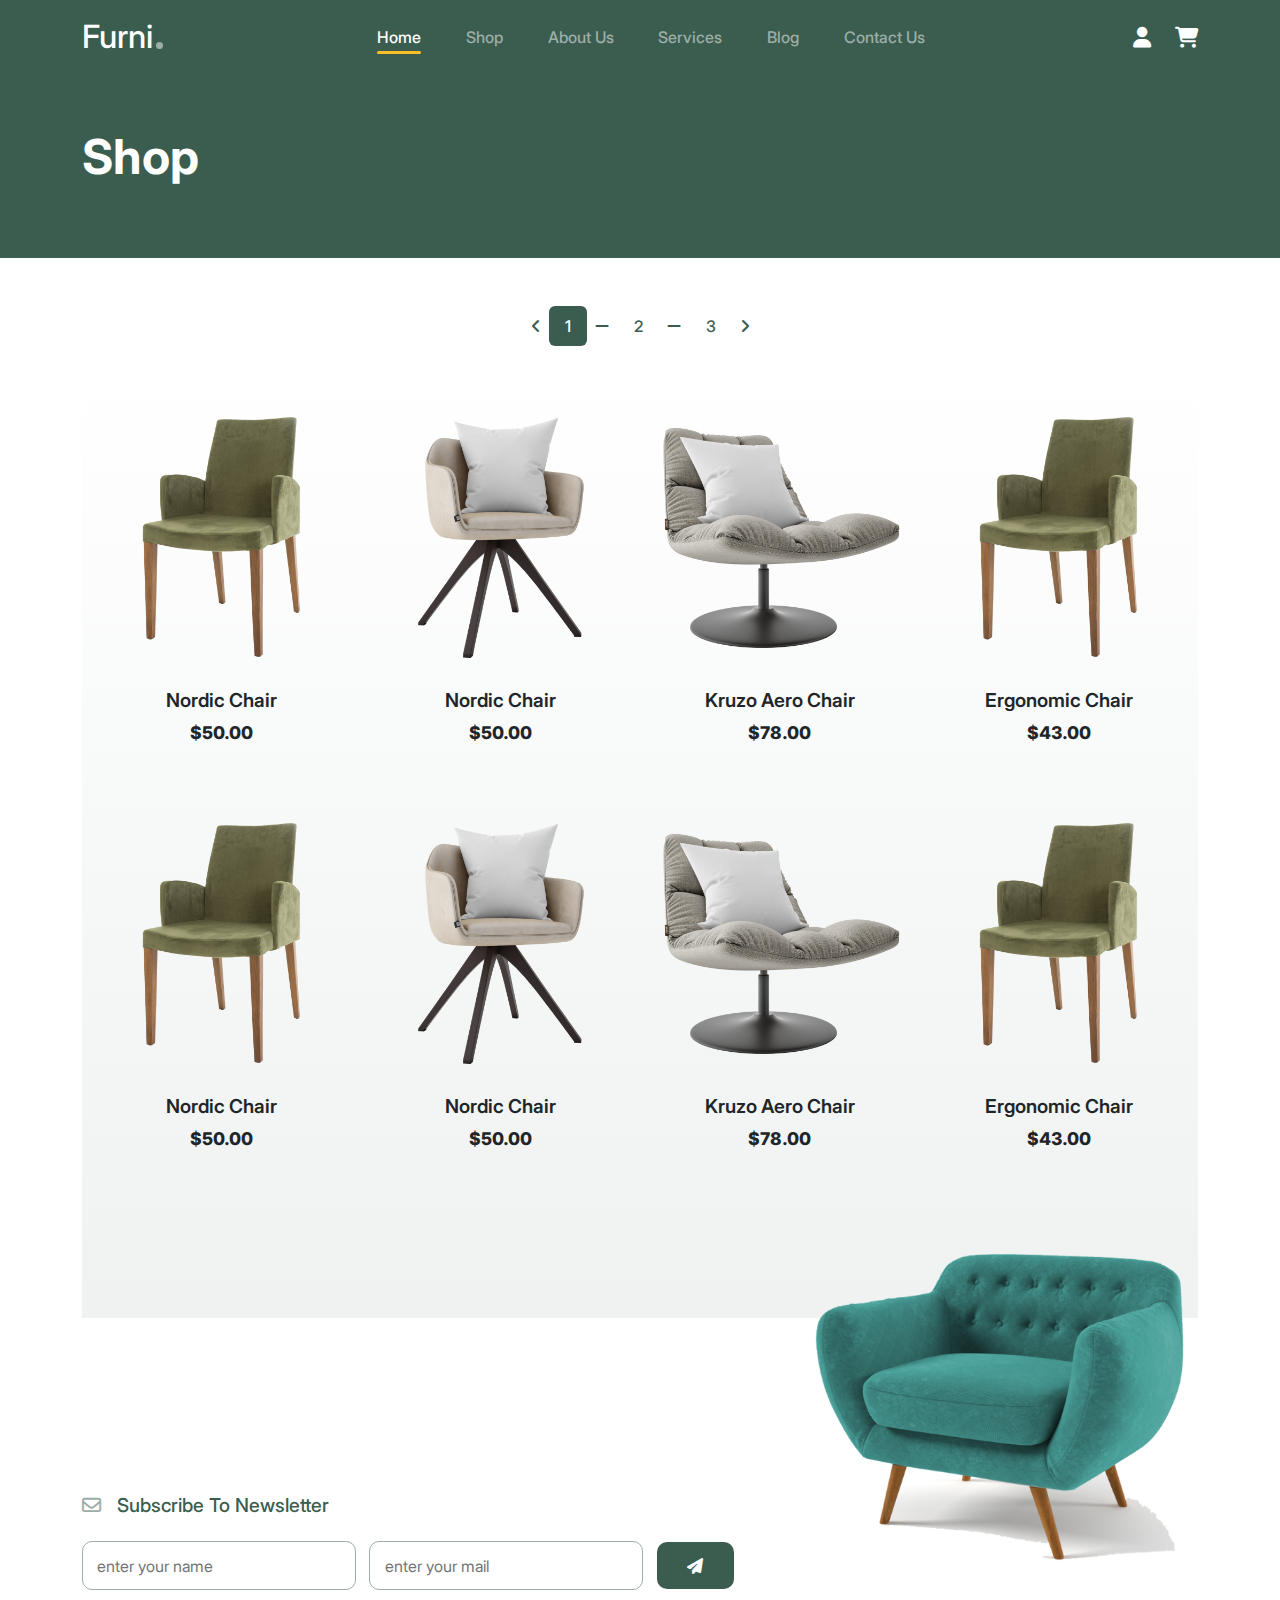
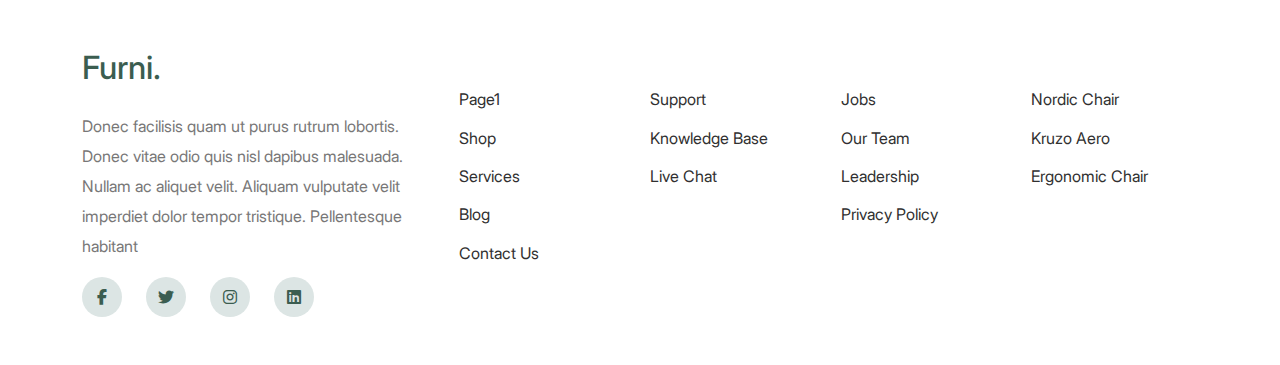
<file: html-pages/shop.html>
<!DOCTYPE html>
<html lang="en">
  <head>
    <meta charset="UTF-8" />
    <meta name="viewport" content="width=device-width, initial-scale=1.0" />
    <meta
      name="description"
      content="an e-commerce website who sell all of things about furniture"
    />
    <meta name="author" content="isalm kandil" />
    <title>furni</title>
    <!-- links -->
    <link
      rel="shortcut icon"
      href="./../images/favicon.png"
      type="image/x-icon"
    />
    <link rel="stylesheet" href="./../css/bootstrap.min.css" />
    <link rel="stylesheet" href="./../css/all.min.css" />
    <link rel="stylesheet" href="./../css/general.css" />
    <link rel="stylesheet" href="./../css/style.css" />
    <link rel="stylesheet" href="./../css/shop.css" />
    <link rel="stylesheet" href="./../css/media.css" />
  </head>
  <body>
    <!-- nav-bar -->
    <nav class="navbar navbar-expand-md fixed-top">
      <div class="container">
        <a class="navbar-brand logo text-capitalize" href="./index.html"
          >furni</a
        >
        <button
          class="navbar-toggler"
          type="button"
          data-bs-toggle="collapse"
          data-bs-target="#navbarSupportedContent"
          aria-controls="navbarSupportedContent"
          aria-expanded="false"
          aria-label="Toggle navigation"
        >
          <i class="fa-solid fa-bars"></i>
        </button>
        <div
          class="collapse navbar-collapse mobile-nav"
          id="navbarSupportedContent"
        >
          <ul class="navbar-nav mx-auto mb-lg-0">
            <li class="nav-item">
              <a class="nav-link"  id="home" href="./../index.html">home</a>
            </li>
            <li class="nav-item">
              <a class="nav-link" id="shop" href="./shop.html">shop</a>
            </li>
            <li class="nav-item">
              <a class="nav-link" id="about" href="./about.html">about us</a>
            </li>
            <li class="nav-item">
              <a class="nav-link" id="services" href="./services.html">services</a>
            </li>
            <li class="nav-item">
              <a class="nav-link" id="blog" href="./blog.html">blog</a>
            </li>
            <li class="nav-item">
              <a class="nav-link" id="contact" href="./contact.html">contact us</a>
            </li>
          </ul>
          <section class="icons d-flex align-content-center column-gap-4">
            <i class="fa-solid fa-user"></i>
            <i class="fa-solid fa-cart-shopping"></i>
          </section>
        </div>
      </div>
    </nav>
    <!-- hero -->
    <main class="hero">
      <section class="container">
        <section class="content">
          <h2 class="text-capitalize">shop</h2>
        </section>
      </section>
    </main>
    <!-- nav-taps -->
    <main class="nav-taps">
      <section class="container">
        <section class="content">
          <ul
            class="nav nav-pills mb-3 justify-content-center align-items-center gap-2"
            id="pills-tab"
            role="tablist"
          >
            <span><i class="fa-solid fa-angle-left"></i></span>
            <li class="nav-item" role="presentation">
              <button
                class="nav-link active"
                id="pills-page1-tab"
                data-bs-toggle="pill"
                data-bs-target="#pills-page1"
                type="button"
                role="tab"
                aria-controls="pills-page1"
                aria-selected="true"
              >
                1
              </button>
            </li>
            <span><i class="fa-solid fa-minus"></i></span>
            <li class="nav-item" role="presentation">
              <button
                class="nav-link"
                id="pills-page2-tab"
                data-bs-toggle="pill"
                data-bs-target="#pills-page2"
                type="button"
                role="tab"
                aria-controls="pills-page2"
                aria-selected="false"
              >
                2
              </button>
            </li>
            <span><i class="fa-solid fa-minus"></i></span>
            <li class="nav-item" role="presentation">
              <button
                class="nav-link"
                id="pills-page3-tab"
                data-bs-toggle="pill"
                data-bs-target="#pills-page3"
                type="button"
                role="tab"
                aria-controls="pills-page3"
                aria-selected="false"
              >
                3
              </button>
            </li>
            <span><i class="fa-solid fa-angle-right"></i></span>
          </ul>
          <section class="tab-content" id="pills-tabContent">
            <div
              class="tab-pane fade show active"
              id="pills-page1"
              role="tabpanel"
              aria-labelledby="pills-page1-tab"
              tabindex="0"
            >
              <section class="shop">
                <section class="container">
                  <section
                    class="row row-cols-1 row-cols-md-2 row-cols-lg-4 gy-3 gx-4"
                  >
                    <section class="item col text-center">
                      <section class="inner position-relative">
                        <figure class="mb-4">
                          <img
                            src="./../images/product-3.png"
                            class="w-100"
                            alt="nordic chair"
                          />
                        </figure>
                        <figcaption>
                          <h3 class="text-capitalize">nordic chair</h3>
                          <p>$50.00</p>
                          <i class="fa-solid fa-circle-plus"></i>
                        </figcaption>
                      </section>
                    </section>
                    <section class="item col text-center">
                      <section class="inner position-relative">
                        <figure class="mb-4">
                          <img
                            src="./../images/product-1.png"
                            class="w-100"
                            alt="nordic chair"
                          />
                        </figure>
                        <figcaption>
                          <h3 class="text-capitalize">nordic chair</h3>
                          <p>$50.00</p>
                          <i class="fa-solid fa-circle-plus"></i>
                        </figcaption>
                      </section>
                    </section>
                    <section class="item col text-center">
                      <section class="inner position-relative">
                        <figure class="mb-4">
                          <img
                            src="./../images/product-2.png"
                            class="w-100"
                            alt="kruzo aero chair"
                          />
                        </figure>
                        <figcaption>
                          <h3 class="text-capitalize">kruzo aero chair</h3>
                          <p>$78.00</p>
                          <i class="fa-solid fa-circle-plus"></i>
                        </figcaption>
                      </section>
                    </section>
                    <section class="item col text-center">
                      <section class="inner position-relative">
                        <figure class="mb-4">
                          <img
                            src="./../images/product-3.png"
                            class="w-100"
                            alt="ergonomic chair"
                          />
                        </figure>
                        <figcaption>
                          <h3 class="text-capitalize">ergonomic chair</h3>
                          <p>$43.00</p>
                          <i class="fa-solid fa-circle-plus"></i>
                        </figcaption>
                      </section>
                    </section>
                    <section class="item col text-center">
                      <section class="inner position-relative">
                        <figure class="mb-4">
                          <img
                            src="./../images/product-3.png"
                            class="w-100"
                            alt="nordic chair"
                          />
                        </figure>
                        <figcaption>
                          <h3 class="text-capitalize">nordic chair</h3>
                          <p>$50.00</p>
                          <i class="fa-solid fa-circle-plus"></i>
                        </figcaption>
                      </section>
                    </section>
                    <section class="item col text-center">
                      <section class="inner position-relative">
                        <figure class="mb-4">
                          <img
                            src="./../images/product-1.png"
                            class="w-100"
                            alt="nordic chair"
                          />
                        </figure>
                        <figcaption>
                          <h3 class="text-capitalize">nordic chair</h3>
                          <p>$50.00</p>
                          <i class="fa-solid fa-circle-plus"></i>
                        </figcaption>
                      </section>
                    </section>
                    <section class="item col text-center">
                      <section class="inner position-relative">
                        <figure class="mb-4">
                          <img
                            src="./../images/product-2.png"
                            class="w-100"
                            alt="kruzo aero chair"
                          />
                        </figure>
                        <figcaption>
                          <h3 class="text-capitalize">kruzo aero chair</h3>
                          <p>$78.00</p>
                          <i class="fa-solid fa-circle-plus"></i>
                        </figcaption>
                      </section>
                    </section>
                    <section class="item col text-center">
                      <section class="inner position-relative">
                        <figure class="mb-4">
                          <img
                            src="./../images/product-3.png"
                            class="w-100"
                            alt="ergonomic chair"
                          />
                        </figure>
                        <figcaption>
                          <h3 class="text-capitalize">ergonomic chair</h3>
                          <p>$43.00</p>
                          <i class="fa-solid fa-circle-plus"></i>
                        </figcaption>
                      </section>
                    </section>
                  </section>
                </section>
              </section>
            </div>

            <div
              class="tab-pane fade"
              id="pills-page2"
              role="tabpanel"
              aria-labelledby="pills-page2-tab"
              tabindex="0"
            >
              <section class="shop">
                <section class="container">
                  <section
                    class="row row-cols-1 row-cols-md-2 row-cols-lg-4 gy-3 gx-4"
                  >
                    <section class="item col text-center">
                      <section class="inner position-relative">
                        <figure class="mb-4">
                          <img
                            src="./../images/moder1.png"
                            class="w-100"
                            alt="nordic chair"
                          />
                        </figure>
                        <figcaption>
                          <h3 class="text-capitalize">nordic chair</h3>
                          <p>$50.00</p>
                          <i class="fa-solid fa-circle-plus"></i>
                        </figcaption>
                      </section>
                    </section>
                    <section class="item col text-center">
                      <section class="inner position-relative">
                        <figure class="mb-4">
                          <img
                            src="./../images/modern2.png"
                            class="w-100"
                            alt="nordic chair"
                          />
                        </figure>
                        <figcaption>
                          <h3 class="text-capitalize">nordic chair</h3>
                          <p>$50.00</p>
                          <i class="fa-solid fa-circle-plus"></i>
                        </figcaption>
                      </section>
                    </section>
                    <section class="item col text-center">
                      <section class="inner position-relative">
                        <figure class="mb-4">
                          <img
                            src="./../images/modern3.png"
                            class="w-100"
                            alt="kruzo aero chair"
                          />
                        </figure>
                        <figcaption>
                          <h3 class="text-capitalize">kruzo aero chair</h3>
                          <p>$78.00</p>
                          <i class="fa-solid fa-circle-plus"></i>
                        </figcaption>
                      </section>
                    </section>
                    <section class="item col text-center">
                      <section class="inner position-relative">
                        <figure class="mb-4">
                          <img
                            src="./../images/product-2.png"
                            class="w-100"
                            alt="ergonomic chair"
                          />
                        </figure>
                        <figcaption>
                          <h3 class="text-capitalize">ergonomic chair</h3>
                          <p>$43.00</p>
                          <i class="fa-solid fa-circle-plus"></i>
                        </figcaption>
                      </section>
                    </section>
                    <section class="item col text-center">
                      <section class="inner position-relative">
                        <figure class="mb-4">
                          <img
                            src="./../images/modern2.png"
                            class="w-100"
                            alt="nordic chair"
                          />
                        </figure>
                        <figcaption>
                          <h3 class="text-capitalize">nordic chair</h3>
                          <p>$50.00</p>
                          <i class="fa-solid fa-circle-plus"></i>
                        </figcaption>
                      </section>
                    </section>
                    <section class="item col text-center">
                      <section class="inner position-relative">
                        <figure class="mb-4">
                          <img
                            src="./../images/moder1.png"
                            class="w-100"
                            alt="nordic chair"
                          />
                        </figure>
                        <figcaption>
                          <h3 class="text-capitalize">nordic chair</h3>
                          <p>$50.00</p>
                          <i class="fa-solid fa-circle-plus"></i>
                        </figcaption>
                      </section>
                    </section>
                    <section class="item col text-center">
                      <section class="inner position-relative">
                        <figure class="mb-4">
                          <img
                            src="./../images/product-2.png"
                            class="w-100"
                            alt="kruzo aero chair"
                          />
                        </figure>
                        <figcaption>
                          <h3 class="text-capitalize">kruzo aero chair</h3>
                          <p>$78.00</p>
                          <i class="fa-solid fa-circle-plus"></i>
                        </figcaption>
                      </section>
                    </section>
                    <section class="item col text-center">
                      <section class="inner position-relative">
                        <figure class="mb-4">
                          <img
                            src="./../images/product-3.png"
                            class="w-100"
                            alt="ergonomic chair"
                          />
                        </figure>
                        <figcaption>
                          <h3 class="text-capitalize">ergonomic chair</h3>
                          <p>$43.00</p>
                          <i class="fa-solid fa-circle-plus"></i>
                        </figcaption>
                      </section>
                    </section>
                  </section>
                </section>
              </section>
            </div>

            <div
              class="tab-pane fade"
              id="pills-page3"
              role="tabpanel"
              aria-labelledby="pills-page3-tab"
              tabindex="0"
            >
              <section class="shop">
                <section class="container">
                  <section
                    class="row row-cols-1 row-cols-md-2 row-cols-lg-4 gy-3 gx-4"
                  >
                    <section class="item col text-center">
                      <section class="inner position-relative">
                        <figure class="mb-4">
                          <img
                            src="./../images/modern3.png"
                            class="w-100"
                            alt="nordic chair"
                          />
                        </figure>
                        <figcaption>
                          <h3 class="text-capitalize">nordic chair</h3>
                          <p>$50.00</p>
                          <i class="fa-solid fa-circle-plus"></i>
                        </figcaption>
                      </section>
                    </section>
                    <section class="item col text-center">
                      <section class="inner position-relative">
                        <figure class="mb-4">
                          <img
                            src="./../images/product-3.png"
                            class="w-100"
                            alt="nordic chair"
                          />
                        </figure>
                        <figcaption>
                          <h3 class="text-capitalize">nordic chair</h3>
                          <p>$50.00</p>
                          <i class="fa-solid fa-circle-plus"></i>
                        </figcaption>
                      </section>
                    </section>
                    <section class="item col text-center">
                      <section class="inner position-relative">
                        <figure class="mb-4">
                          <img
                            src="./../images/modern2.png"
                            class="w-100"
                            alt="kruzo aero chair"
                          />
                        </figure>
                        <figcaption>
                          <h3 class="text-capitalize">kruzo aero chair</h3>
                          <p>$78.00</p>
                          <i class="fa-solid fa-circle-plus"></i>
                        </figcaption>
                      </section>
                    </section>
                    <section class="item col text-center">
                      <section class="inner position-relative">
                        <figure class="mb-4">
                          <img
                            src="./../images/modern3.png"
                            class="w-100"
                            alt="ergonomic chair"
                          />
                        </figure>
                        <figcaption>
                          <h3 class="text-capitalize">ergonomic chair</h3>
                          <p>$43.00</p>
                          <i class="fa-solid fa-circle-plus"></i>
                        </figcaption>
                      </section>
                    </section>
                    <section class="item col text-center">
                      <section class="inner position-relative">
                        <figure class="mb-4">
                          <img
                            src="./../images/product-2.png"
                            class="w-100"
                            alt="nordic chair"
                          />
                        </figure>
                        <figcaption>
                          <h3 class="text-capitalize">nordic chair</h3>
                          <p>$50.00</p>
                          <i class="fa-solid fa-circle-plus"></i>
                        </figcaption>
                      </section>
                    </section>
                    <section class="item col text-center">
                      <section class="inner position-relative">
                        <figure class="mb-4">
                          <img
                            src="./../images/modern3.png"
                            class="w-100"
                            alt="nordic chair"
                          />
                        </figure>
                        <figcaption>
                          <h3 class="text-capitalize">nordic chair</h3>
                          <p>$50.00</p>
                          <i class="fa-solid fa-circle-plus"></i>
                        </figcaption>
                      </section>
                    </section>
                    <section class="item col text-center">
                      <section class="inner position-relative">
                        <figure class="mb-4">
                          <img
                            src="./../images/product-2.png"
                            class="w-100"
                            alt="kruzo aero chair"
                          />
                        </figure>
                        <figcaption>
                          <h3 class="text-capitalize">kruzo aero chair</h3>
                          <p>$78.00</p>
                          <i class="fa-solid fa-circle-plus"></i>
                        </figcaption>
                      </section>
                    </section>
                    <section class="item col text-center">
                      <section class="inner position-relative">
                        <figure class="mb-4">
                          <img
                            src="./../images/moder1.png"
                            class="w-100"
                            alt="ergonomic chair"
                          />
                        </figure>
                        <figcaption>
                          <h3 class="text-capitalize">ergonomic chair</h3>
                          <p>$43.00</p>
                          <i class="fa-solid fa-circle-plus"></i>
                        </figcaption>
                      </section>
                    </section>
                  </section>
                </section>
              </section>
            </div>
          </section>
        </section>
      </section>
    </main>
    <!-- shop -->

    <!-- footer -->
    <footer>
      <section class="container">
        <section class="content position-relative">
          <figure>
            <img src="./../images/sofa.png" class="w-100" alt="green sofa" />
          </figure>
          <form action="" class="mb-5">
            <section class="text d-flex align-items-center gap-3 mb-4">
              <i class="fa-regular fa-envelope"></i>
              <h3 class="text-capitalize">Subscribe to Newsletter</h3>
            </section>
            <section class="input-box">
              <input type="text" name="name" placeholder="enter your name" />
              <input type="email" name="email" placeholder="enter your mail" />
              <button type="submit">
                <i class="fa-solid fa-paper-plane"></i>
              </button>
            </section>
          </form>
          <section class="row align-items-center gx-3 gy-5">
            <section class="col-lg-4">
              <section class="inner">
                <h2>Furni.</h2>
                <p>
                  Donec facilisis quam ut purus rutrum lobortis. Donec vitae
                  odio quis nisl dapibus malesuada. Nullam ac aliquet velit.
                  Aliquam vulputate velit imperdiet dolor tempor tristique.
                  Pellentesque habitant
                </p>
                <section class="icons d-flex flex-wrap gap-4">
                  <a class="icon rounded-circle">
                    <i class="fa fa-brands fa-facebook-f"></i>
                  </a>
                  <a class="icon rounded-circle">
                    <i class="fa fa-brands fa-twitter"></i>
                  </a>
                  <a class="icon rounded-circle">
                    <i class="fa fa-brands fa-instagram"></i>
                  </a>
                  <a class="icon rounded-circle">
                    <i class="fa fa-brands fa-linkedin"></i>
                  </a>
                </section>
              </section>
            </section>
            <section class="col-lg-8">
              <section class="inner">
                <section
                  class="row row-cols-1 row-cols-sm-2 row-cols-md-4 gy-3"
                >
                  <section class="col">
                    <section class="inner">
                      <a class="text-capitalize" href="./index.html">page1</a>
                      <a class="text-capitalize" href="">shop</a>
                      <a class="text-capitalize" href="">Services</a>
                      <a class="text-capitalize" href="">Blog</a>
                      <a class="text-capitalize" href="">Contact us</a>
                    </section>
                  </section>
                  <section class="col">
                    <section class="inner">
                      <a class="text-capitalize" href="">Support</a>
                      <a class="text-capitalize" href="">Knowledge base</a>
                      <a class="text-capitalize" href="">Live chat</a>
                    </section>
                  </section>
                  <section class="col">
                    <section class="inner">
                      <a class="text-capitalize" href="">Jobs</a>
                      <a class="text-capitalize" href="">Our team</a>
                      <a class="text-capitalize" href="">Leadership</a>
                      <a class="text-capitalize" href="">Privacy Policy</a>
                    </section>
                  </section>
                  <section class="col">
                    <section class="inner">
                      <a class="text-capitalize" href="">Nordic Chair</a>
                      <a class="text-capitalize" href="">Kruzo Aero</a>
                      <a class="text-capitalize" href="">Ergonomic Chair</a>
                    </section>
                  </section>
                </section>
              </section>
            </section>
          </section>
        </section>
      </section>
    </footer>
    <script src="./../js/bootstrap.bundle.min.js"></script>
    <script src="./../js/myjs.js"></script>
  </body>
</html>
</file>
<file: css/general.css>
*{
    padding: 0;
    margin: 0;
    box-sizing: border-box;
}
:root{
    --main-color:#3B5D50;
    --first-color:#222222;
    --second-color:#fff;
    --third-color:#9DAEA8;
    --transation-time:.4s;
}
@font-face {
    font-family: "Inter";
    src: url(./../fonts/Inter_28pt-Regular.ttf);
    font-weight: 400;
}
@font-face {
    font-family: "Inter";
    src: url(./../fonts/Inter_28pt-Medium.ttf);
    font-weight: 500;
}
@font-face {
    font-family: "Inter";
    src: url(./../fonts/Inter_28pt-SemiBold.ttf);
    font-weight: 600;
}
@font-face {
    font-family: "Inter";
    src: url(./../fonts/Inter_28pt-Bold.ttf);
    font-weight: 700;
}
@font-face {
    font-family: "Inter";
    src: url(./../fonts/Inter_18pt-ExtraBold.ttf);
    font-weight: 800;
}
img{
    display: block;
}
h1,h2,h3,h4,h5,h6{
    font-family: "inter",sans-serif;
}
body{
    font-family: "inter",sans-serif;
    font-weight: 400;
}
</file>
<file: css/style.css>
/* navbar */
.navbar {
  background-color: var(--main-color);
}
.navbar-toggler:focus {
  box-shadow: none;
}
.navbar-toggler {
  border: none;
}
.navbar-toggler i {
  font-size: 1.5rem;
  color: var(--second-color);
}
.navbar .logo {
  font-size: 2rem;
  font-weight: 500;
  position: relative;
  color: var(--second-color);
}
.navbar .logo:after {
  content: "";
  position: absolute;
  right: -10px;
  bottom: 17px;
  background-color: var(--third-color);
  height: 7px;
  width: 7px;
  border-radius: 50%;
}
.navbar .mobile-nav {
  padding: 0 1rem;
}
.navbar .mobile-nav ul li a {
  color: var(--third-color);
  text-transform: capitalize;
  padding: 0.7rem 0;
  font-size: 1rem;
  font-weight: 500;
  transition: all var(--transation-time);
  position: relative;
}
.navbar .mobile-nav ul li a::before{
  content: "";
  position: absolute;
  left: 0;
  bottom: -5px;
  width: 0;
  height: 3px;
  background-color:#f9bf29;
  border-radius: 10px;
  transition: all var(--transation-time);
}
.navbar .mobile-nav ul li a:hover {
  color: var(--second-color);
}
.navbar .mobile-nav .icons {
  display: flex;
  align-self: center;
  padding: 0.9rem 0;
}
.navbar .mobile-nav .icons i {
  font-size: 1.3rem;
  color: var(--second-color);
  cursor: pointer;
}
/* header */
header {
  background-color: var(--main-color);
  margin-bottom: 3rem;
}
header .content {
  position: relative;
  top: 3rem;
  padding-top: 3rem;
  min-height: 100vh;
  display: flex;
  flex-wrap: wrap;
  align-items: center;
}
header .text {
  color: var(--second-color);
}
header .text h1 {
  font-weight: 700;
  font-size: 2rem;
  line-height: 45px;
  margin-bottom: 0.9rem;
}
header .text p {
  color: var(--third-color);
  margin-bottom: 1.5rem;
  line-height: 40px;
}
header .my-btn button {
  font-weight: 600;
  border: none;
}
header .my-btn .btn-1 {
  padding: 0.8rem 1.4rem;
  background-color: #f8b810;
  color: var(--first-color);
  transition: var(--transation-time);
}
header .my-btn .btn-1:hover {
  background-color: #c6910b;
}
header .my-btn .btn-2 {
  padding: 0.6rem 1rem;
  color: var(--second-color);
  background-color: transparent;
  border: 2px solid var(--third-color);
  transition: all var(--transation-time);
}
header .my-btn .btn-2:hover {
  border-color: var(--second-color);
}
header figure {
  position: relative;
  transform: translateY(20px);
  max-width: 900px;
  z-index: 1;
}
header figure::before {
  content: "";
  height: 170px;
  width: 200px;
  position: absolute;
  right: 0;
  z-index: -1;
  background-image: url(./../images/dots-light.svg);
}

/* shop */
.shop {
  padding: 3rem 0;
  margin-bottom: 3rem;
}
.shop .text h2 {
  font-size: 1.7rem;
  font-weight: 500;
  line-height: 40px;
  margin-bottom: 1rem;
}
.shop .text p {
  color: var(--third-color);
  line-height: 30px;
}
.specila-btn {
  background-color: var(--first-color);
  font-weight: 600;
  color: var(--second-color);
  padding: 0.7rem 1.8rem;
  transition: all var(--transation-time);
}
.specila-btn:hover {
  background-color: #000;
}
.shop .item {
  z-index: 1;
  cursor: pointer;
}
.shop .item h3 {
  font-size: 1.2rem;
  font-weight: 600;
}
.shop .item p {
  font-size: 1.1rem;
  font-weight: 800;
}
.shop .item i {
  font-size: 2.3rem;
  transition: all var(--transation-time);
  opacity: 0;
}
.shop .item .inner::after {
  content: "";
  position: absolute;
  width: 100%;
  left: 0;
  height: 0;
  bottom: 0;
  background-color: #dce5e4;
  transition: all var(--transation-time);
  z-index: -1;
}
.shop .content {
  display: grid;
  grid-template-columns: 1fr;
  grid-auto-rows: auto;
  grid-template-areas:
    "item-1"
    "item-2"
    "item-3"
    "item-4";
  gap: 20px;
}
.shop .item:hover i {
  transform: translateY(20px);
  opacity: 1;
}
.shop .item .inner:hover::after {
  height: 70%;
}
.shop .item-1 {
  grid-area: item-1;
}
.shop .item-2 {
  grid-area: item-2;
}
.shop .item-3 {
  grid-area: item-3;
}
.shop .item-4 {
  grid-area: item-4;
}
/* choose-us */
.choose-us {
  margin-bottom: 3rem;
  padding: 3rem 0;
}
.choose-us .text h2 {
  font-size: 1.6rem;
  font-weight: 500;
}
.choose-us .text p {
  font-size: 1rem;
  color: var(--third-color);
  line-height: 30px;
}
.choose-us .details figure {
  width: 50px;
}
.choose-us .details figure::after {
  content: "";
  position: absolute;
  right: -8px;
  bottom: -3px;
  width: 40px;
  height: 40px;
  background-color: #cfd1d1;
  border-radius: 50%;
  z-index: -1;
}
.choose-us .details h3 {
  font-size: 1rem;
  font-weight: 500;
}
.choose-us .details p {
  line-height: 25px;
}
.choose-us .img-box img {
  border-radius: 40px;
}
.choose-us figure.img-box::before {
  content: "";
  position: absolute;
  left: -50px;
  top: -40px;
  width: 200px;
  height: 300px;
  background: url(./../images/dots-yellow.svg) no-repeat;
  z-index: -1;
}
/* help with */
.help-with {
  margin-bottom: 3rem;
  padding: 3rem 0;
}
.help-with .row .d-grid {
  grid-template-columns: repeat(6, 1fr);
  grid-template-rows: repeat(7, auto);
  gap: 10px;
}
.help-with .row .d-grid::before {
  content: "";
  width: 250px;
  height: 300px;
  position: absolute;
  background: url(./../images/dots-green.svg) no-repeat;
  left: -50px;
  top: -50px;
  z-index: -1;
}
.help-with .row .d-grid .item-1 {
  grid-column: 1 / span 4;
  grid-row: 1/-1;
}
.help-with .row .d-grid .item-2 {
  grid-column: 5 / -1;
}
.help-with .row .d-grid .item-3 {
  grid-column: 4/-1;
  grid-row: 3/5;
}
.help-with .row .d-grid img {
  border-radius: 20px;
}
.help-with .row .text h2 {
  font-size: 1.5rem;
  font-weight: 500;
  line-height: 40px;
  max-width: 500px;
}
.help-with .row .text p {
  color: #6f6e6e;
  line-height: 35px;
  font-size: 1rem;
}
.help-with .row .special-p {
  color: #6f6e6e;
  padding-left: 10px;
  font-size: 0.9rem;
}
.help-with .row .special-p::before {
  content: "";
  width: 10px;
  height: 10px;
  position: absolute;
  left: -10px;
  top: 7px;
  background-color: var(--second-color);
  border: 3px solid #646363;
  border-radius: 50%;
}
/* products */
.products {
  margin-bottom: 3rem;
  padding: 3rem 0;
}
.products figure {
  max-width: 150px;
}
.products figure::before {
  content: "";
  position: absolute;
  background-color: #dce5e4;
  top: 50%;
  left: 50%;
  transform: translate(-50%, -50%);
  width: 90%;
  height: 90%;
  z-index: -1;
  border-radius: 20px;
}
.products .row h3 {
  font-size: 1rem;
  font-weight: 700;
}
.products .row p {
  font-size: 0.9rem;
  color: #6a6a6a;
}
.products .row a {
  text-decoration: none;
  color: var(--first-color);
  transition: all var(--transation-time);
}
.products .row a:hover {
  color: var(--third-color);
}
/* slider */
.slide {
  width: 90%;
  margin: 0 auto;
  margin-bottom: 3rem;
  padding: 3rem 0;
}
.slide h2 {
  font-size: 1.6rem;
  font-weight: 500;
}
.carousel-indicators [data-bs-target] {
  width: 8px;
  height: 8px;
  border-radius: 50%;
  background-color: #959595;
}
.carousel-indicators [data-bs-target].active {
  background-color: rgb(0, 95, 0);
}
.carousel-control-next,
.carousel-control-prev {
  background-color: gray;
  width: 50px;
  height: 50px;
  border-radius: 50%;
  transition: all var(--transation-time);
  top: 50%;
  transform: translateY(-50%);
}
.carousel-control-next:hover,
.carousel-control-prev:hover {
  background-color: var(--main-color);
}
.slide .carousel-inner p {
  font-size: 1rem;
  color: #858585;
  line-height: 30px;
  max-width: 700px;
  margin: 0 auto;
}
.slide .carousel-inner figure {
  width: 80px;
  margin: 0 auto;
  border-radius: 50%;
  overflow: hidden;
  margin-bottom: 0.8rem;
}
.slide .carousel-inner figcaption h3 {
  font-size: 1rem;
  font-weight: 700;
}
.slide .carousel-inner figcaption p {
  font-size: 0.9rem;
}
/* recent-blog */
.recent-blog {
  margin-bottom: 2rem;
  padding: 3rem 0;
  padding-bottom: 10rem;
  background-image: linear-gradient(to top, #eff2f1, transparent);
}
.recent-blog .content .text h2 {
  font-size: 1.7rem;
  font-weight: 500;
}
.recent-blog .content .text a {
  color: var(--first-color);
  font-size: 1rem;
  font-weight: 500;
  transition: all var(--transation-time);
}
.recent-blog .content .text a:hover {
  text-decoration: none;
}
.recent-blog .content .row figure img {
  border-radius: 30px;
}
.recent-blog .content .row figure{
  position: relative;
}
.recent-blog .content .row figure::before{
  content: "";
  position: absolute;
  left: 0;
  top: 0;
  bottom: 0;
  right: 0;
  background-color: #ffffff70;
  opacity: 0;
  transition: all var(--transation-time);
}
.recent-blog .content .row .col:hover figure::before{
  cursor: pointer;
  opacity: 1;
}
.recent-blog .content .row figcaption h3 {
  font-size: 1.1rem;
  font-weight: 600;
  margin-bottom: 0.7rem;
}
.recent-blog .content .row figcaption span {
  font-weight: 600;
}
/* footer */
footer {
  padding: 3rem 0;
}
footer .text i {
  font-size: 1.2rem;
  color: var(--third-color);
}
footer .text h3 {
  font-size: 1.2rem;
  margin: 0;
  color: var(--main-color);
}
footer form .input-box input {
  padding: 0.7rem 0.9rem;
  border-radius: 10px;
  border: 1px solid var(--third-color);
  margin-right: 0.6rem;
  margin-bottom: .7rem;
  outline: none;
  transition: all var(--transation-time);
}
footer form .input-box input:focus {
  box-shadow: 0 1px 4px 0 rgba(96, 96, 96, 0.523);
  border-color: #3b5d50;
}
footer form button{
  outline: none;
  padding: .7rem 1.9rem;
  border-radius: 10px;
  border: 0;
  background-color: var(--main-color);
  color: var(--second-color);
  transition: all var(--transation-time);
}
footer form button:hover{
  background-color: #2d473d;
}
footer figure{
  max-width: 300px;
  position: absolute;
  top: -200px;
  right: 0;
}
footer form{
  padding-top: 5rem;
  z-index: 2;
}
footer .row h2{
  font-size: 2rem;
  font-weight: 500;
  color: var(--main-color);
  margin-bottom: 1.5rem;
}
footer .row p{
  color: #787777;
  line-height: 30px;
}
footer .icons .icon{
  width: 40px;
  height: 40px;
  color: var(--main-color);
  background-color: #DCE5E4;
  display: flex;
  justify-content: center;
  align-items: center;
  transition: all var(--transation-time);
  text-decoration: none;
}
footer .icons .icon i{
  transition: color var(--transation-time);
}
footer .icons .icon:hover{
  cursor: pointer;
  background-color: var(--main-color);
}
footer .icons .icon:hover i{
  color: var(--second-color);
}
footer .row .col-lg-8 a{
  display: block;
  width: fit-content;
  text-decoration: none;
  color: #303030;
  transition: color var(--transation-time);
  margin-bottom: .9rem;
}
footer .row .col-lg-8 a:hover{
  color: #898989;
}
</file>
<file: css/media.css>
@media screen and (min-width: 768px) {
  /* nav-bar */
  .navbar .mobile-nav {
    padding: 0;
  }
  .navbar .mobile-nav ul li a:hover::before {
    width: 100%;
  }
  .navbar .mobile-nav ul li .nav-active {
    color: var(--second-color);
  }
  .navbar .mobile-nav ul li .nav-active::before {
    width: 100%;
  }
  /* header */
  header .text h1 {
    font-size: 2.5rem;
  }
  header figure {
    transform: translateY(50px);
  }
  .navbar-expand-md .navbar-nav .nav-link {
    padding: 0;
    margin: 0 0.9rem;
  }
  /* shop */
  .shop .content {
    grid-template-columns: repeat(3, 1fr);
    grid-template-areas:
      "item-1 item-1 item-1"
      "item-2 item-3 item-4";
  }
  /* help with */
  .help-with .row .text h2 {
    font-size: 1.8rem;
    max-width: 300px;
  }
  /* recent blog */
  .recent-blog .content .text {
    display: flex;
    justify-content: space-between;
    align-items: center;
  }
}

@media screen and (min-width: 992px) {
  /* nav-bar */
  .navbar-expand-md .navbar-nav .nav-link {
    margin: 0 1.4rem;
  }
  /* header */
  header {
    overflow-x: clip;
  }
  header .content {
    justify-content: space-between;
    height: auto;
  }
  header .container .text {
    width: 40%;
  }
  header .content figure {
    width: 65%;
    position: absolute;
    bottom: -10px;
    right: -150px;
  }
  header figure::before {
    height: 200px;
    width: 300px;
  }
  /* shop */
  .shop .content {
    grid-template-columns: repeat(4, 1fr);
    grid-template-areas: "item-1 item-2 item-3 item-4";
  }
  /* help with */
  .help-with .items .col {
    padding: 0 1.5rem;
  }
  /* footer */
  footer figure {
    max-width: 400px;
    top: -180px;
  }
}
</file>
<file: css/about.css>
/* our-team */
.our-team {
    padding: 3rem 0;
    margin-bottom: 3rem;
}
.our-team h2{
    font-size: 2rem;
    font-weight: 500;
    margin-bottom: 2rem;
}

.our-team .row .inner h3{
    font-size: 1.6rem;
    font-weight: 500;
    margin-bottom: .3rem;
}
.our-team .row .inner p{
    color: #8f8f8f;
    line-height: 30px;
}
.our-team .row .inner a{
    color: var(--first-color);
    font-weight: 500;
}
.our-team .row .inner a:hover{
    text-decoration: none;
}
/* slider */
.slider {
    background-image: linear-gradient(to top, #eff2f1, transparent);
    padding-bottom: 8rem;
}
</file>
<file: css/services.css>
/* choose-us */
.choose-us figure {
  max-width: 50px;
}
.choose-us figure::after {
  content: "";
  position: absolute;
  right: -8px;
  bottom: -3px;
  width: 40px;
  height: 40px;
  background-color: #cfd1d1;
  border-radius: 50%;
  z-index: -1;
}
.choose-us figcaption h3 {
  font-size: 1rem;
}
.choose-us figcaption p {
  font-size: 0.9rem;
}
/* slider */
.slider {
  background-image: linear-gradient(to top, #eff2f1, transparent);
  padding-bottom: 8rem;
}
</file>
<file: css/blog.css>
.recent-blog{
    background-image: linear-gradient(transparent);
}
</file>
<file: css/contact.css>
.contact {
  margin-bottom: 3rem;
  padding: 3rem 0;
  background-image: linear-gradient(to top, #eff2f1, transparent);
}
.contact .container{
    padding-bottom: 4rem;
}
.contact .icon {
  min-width: 40px;
  height: 40px;
  background-color: var(--main-color);
  display: flex;
  justify-content: center;
  align-items: center;
  border-radius: 10px;
  color: var(--second-color);
}
.contact .inner {
  display: flex;
  align-items: center;
  column-gap: 10px;
}
.contact .input-box {
  margin: 0.8rem 0;
}
.contact input,
textarea {
  width: 100%;
  outline: none;
  padding: 0.8rem;
  border-radius: 12px;
  border: 1px solid #cbcbcb;
  transition: all var(--transation-time);
}
.contact label {
  margin-bottom: 0.2rem;
}
.contact textarea {
  height: 100px;
  resize: none;
  transition: all var(--transation-time);
}
form .input-box input:focus, textarea:focus {
  box-shadow: 0 1px 4px 0 rgba(96, 96, 96, 0.523);
  border-color: #3b5d50;
}
.contact form button{
    padding: .7rem 1.5rem ;
    border: 0;
    background-color: #373737;
    color: var(--second-color);
    transition: all var(--transation-time);
}
.contact form button:hover{
    background-color: #222222;
}
</file>
<file: css/shop.css>
/* hero */
.hero {
    padding-top: 4rem;
  background-color: var(--main-color);
  margin-bottom: 3rem;
}
.hero .content {
    padding: 4rem 0;
}
.hero .content h2{
    color: var(--second-color);
    font-size: 3rem;
    font-weight: 700;
}
/* shop */
.shop{
    padding: 3rem 0;
    background-image: linear-gradient(to top, #eff2f1, transparent);
}
.shop .container{
    padding-bottom: 4rem;
}
.shop .item figcaption{
    padding: 0 .5rem;
}
/* nav-taps */
.nav-pills .nav-link.active{
    background-color: var(--main-color);
}
.nav-pills .nav-link{
    color: var(--main-color);
    font-size: 1rem;
    font-weight: 500;
}
.nav-pills span i{
    color: var(--main-color);
}
.shop .container ul{
    margin-top: 1.5rem;
}
</file>
